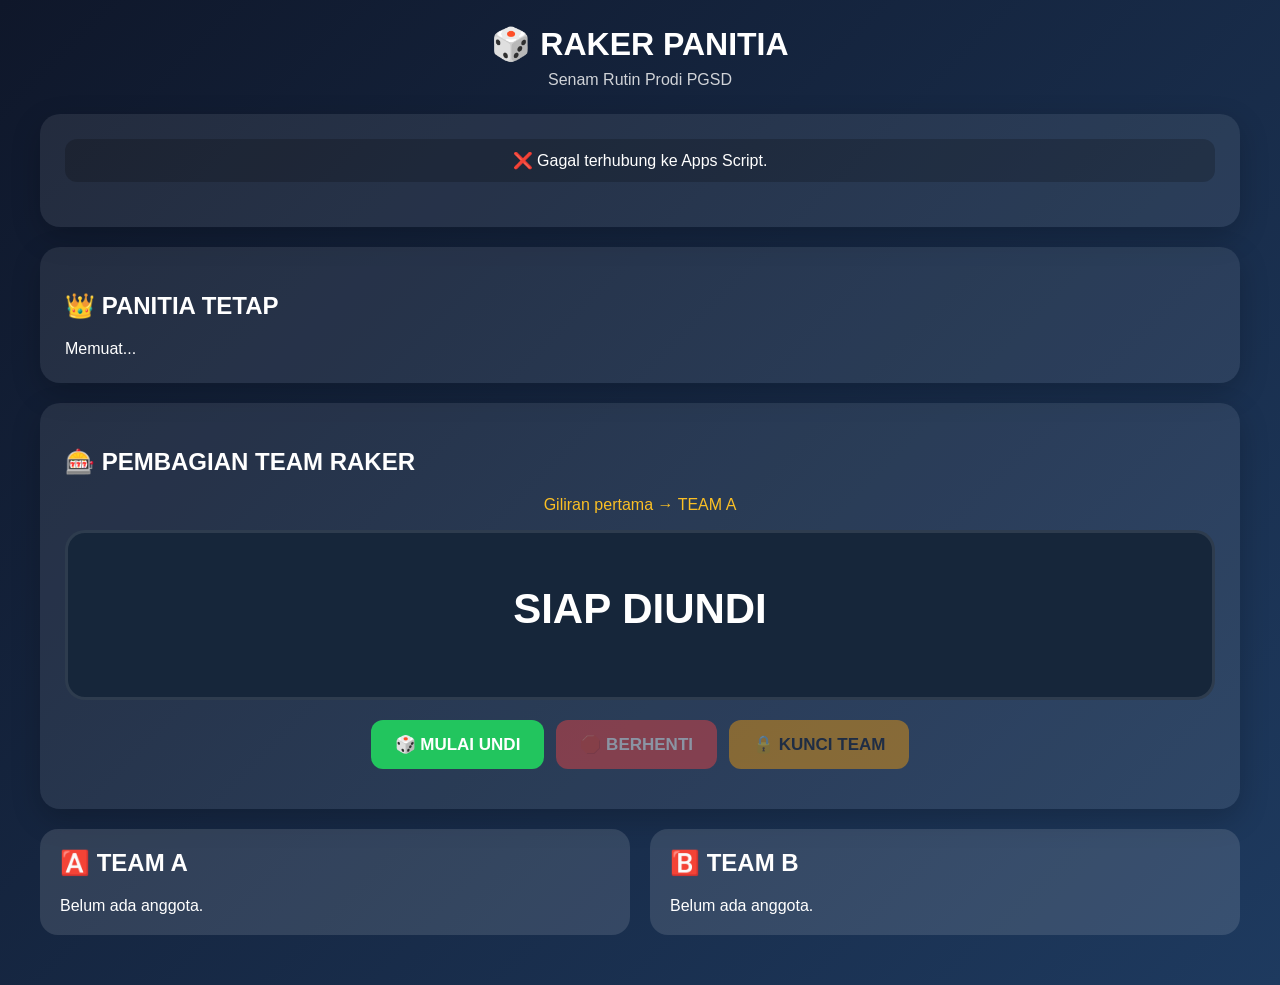
<file: panitia/index.html>
<!DOCTYPE html>
<html lang="id">
<head>
<meta charset="UTF-8">
<meta name="viewport" content="width=device-width, initial-scale=1.0">

<title>Raker Panitia Senam Rutin Prodi PGSD</title>

<style>
* {
  box-sizing: border-box;
}

body {
  margin: 0;
  font-family: Arial, sans-serif;
  background: linear-gradient(135deg, #0f172a, #1e3a5f);
  color: white;
  min-height: 100vh;
}

.container {
  width: 94%;
  max-width: 1200px;
  margin: auto;
  padding: 25px 0 50px;
}

.header {
  text-align: center;
  margin-bottom: 25px;
}

.header h1 {
  margin: 0;
  font-size: 32px;
}

.header p {
  margin-top: 8px;
  opacity: .8;
}

.card {
  background: rgba(255,255,255,.08);
  border-radius: 20px;
  padding: 25px;
  margin-bottom: 20px;
  box-shadow: 0 10px 30px rgba(0,0,0,.2);
}

.status {
  text-align: center;
  padding: 12px;
  border-radius: 12px;
  background: rgba(0,0,0,.2);
  margin-bottom: 20px;
}

.roulette {
  background: #16263a;
  border-radius: 20px;
  min-height: 170px;

  display: flex;
  align-items: center;
  justify-content: center;

  text-align: center;
  padding: 20px;

  font-size: 42px;
  font-weight: bold;

  border: 3px solid rgba(255,255,255,.1);
}

.angkatan {
  display: block;
  font-size: 18px;
  margin-top: 12px;
  color: #7dd3fc;
}

.buttons {
  display: flex;
  justify-content: center;
  gap: 12px;
  flex-wrap: wrap;
  margin-top: 20px;
}

button {
  border: none;
  border-radius: 12px;
  padding: 14px 24px;
  font-size: 17px;
  font-weight: bold;
  cursor: pointer;
  transition: .2s;
}

button:hover {
  transform: translateY(-2px);
}

.btn-start {
  background: #22c55e;
  color: white;
}

.btn-stop {
  background: #ef4444;
  color: white;
}

.btn-lock {
  background: #f59e0b;
  color: #111827;
}

button:disabled {
  opacity: .45;
  cursor: not-allowed;
  transform: none;
}

.team-wrap {
  display: grid;
  grid-template-columns: 1fr 1fr;
  gap: 20px;
}

.team {
  background: rgba(255,255,255,.12);
  border-radius: 18px;
  padding: 20px;
}

.team h2 {
  margin-top: 0;
}

.person {
  background: rgba(255,255,255,.1);
  border-radius: 12px;
  padding: 13px;
  margin: 8px 0;
}

.person strong {
  display: block;
}

.person small {
  color: #a7f3d0;
}

.fixed-grid {
  display: grid;
  grid-template-columns: repeat(3,1fr);
  gap: 12px;
}

.fixed-person {
  background: rgba(255,255,255,.08);
  border-radius: 12px;
  padding: 15px;
}

.locked {
  color: #86efac;
  font-weight: bold;
  text-align: center;
  margin-top: 15px;
}

.warning {
  color: #fbbf24;
  text-align: center;
}

@media(max-width:800px) {
  .team-wrap {
    grid-template-columns: 1fr;
  }

  .fixed-grid {
    grid-template-columns: 1fr;
  }

  .roulette {
    font-size: 28px;
  }

  .header h1 {
    font-size: 25px;
  }
}
</style>
</head>

<body>

<div class="container">

  <div class="header">
    <h1>🎲 RAKER PANITIA</h1>
    <p>Senam Rutin Prodi PGSD</p>
  </div>


  <!-- PERTEMUAN -->
  <div class="card">

    <div class="status" id="statusPertemuan">
      ⏳ Memuat pertemuan...
    </div>

  </div>


  <!-- PANITIA TETAP -->
  <div class="card">

    <h2>👑 PANITIA TETAP</h2>

    <div class="fixed-grid" id="panitiaTetap">
      Memuat...
    </div>

  </div>


  <!-- PENGUNDIAN -->
  <div class="card">

    <h2>🎰 PEMBAGIAN TEAM RAKER</h2>

    <p class="warning" id="infoGiliran">
      Giliran pertama → TEAM A
    </p>

    <div class="roulette">

      <div>

        <div id="namaBerputar">
          SIAP DIUNDI
        </div>

        <span class="angkatan" id="angkatanBerputar"></span>

      </div>

    </div>


    <div class="buttons">

      <button
        class="btn-start"
        id="btnMulai"
        onclick="mulaiUndi()"
      >
        🎲 MULAI UNDI
      </button>


      <button
        class="btn-stop"
        id="btnStop"
        onclick="berhentiUndi()"
        disabled
      >
        🛑 BERHENTI
      </button>


      <button
        class="btn-lock"
        id="btnLock"
        onclick="kunciTeam()"
        disabled
      >
        🔒 KUNCI TEAM
      </button>

    </div>


    <div id="statusUndian" class="locked"></div>

  </div>


  <!-- HASIL TEAM -->
  <div class="team-wrap">

    <div class="team">

      <h2>🅰️ TEAM A</h2>

      <div id="teamA">
        Belum ada anggota.
      </div>

    </div>


    <div class="team">

      <h2>🅱️ TEAM B</h2>

      <div id="teamB">
        Belum ada anggota.
      </div>

    </div>

  </div>

</div>


<script>

/* =========================================================
   KONFIGURASI
========================================================= */

const URL_APPS_SCRIPT =
"https://script.google.com/macros/s/AKfycbwKRqPMwr-zvEeEcErIS0adxETCsYxO7FgnNV6PDib8KLL-qlek5TrT9wFt4RhcTTcm/exec";

/* =========================================================
   VARIABEL
========================================================= */

let semuaRaker = [];

let poolUndian = [];

let teamA = [];
let teamB = [];

let sedangBerputar = false;

let timerRoulette = null;

let indexNama = 0;

let giliran = "A";

let pertemuanAktif = "";

let hasilTerkunci = false;


/* =========================================================
   LOAD AWAL
========================================================= */

window.onload = function() {

  muatData();

};


/* =========================================================
   AMBIL DATA APPS SCRIPT
========================================================= */

async function muatData() {

  try {

    const response = await fetch(
      URL_APPS_SCRIPT + "?page=api"
    );

    const data = await response.json();

    if (!data.sukses) {

      throw new Error(
        "Data gagal dimuat."
      );

    }


    prosesData(data);

  }

  catch(error) {

    console.error(error);

    document.getElementById(
      "statusPertemuan"
    ).innerHTML =
      "❌ Gagal terhubung ke Apps Script.";

  }

}


/* =========================================================
   PROSES DATA
========================================================= */

function prosesData(data) {

  const panitia =
    data.panitia || [];

  const raker =
    data.raker || [];


  /* -----------------------------
     PANITIA
  ----------------------------- */

  if (panitia.length > 1) {

    const header = panitia[0];

    const idxID =
      header.indexOf("ID");

    const idxNama =
      header.indexOf("NAMA");

    const idxAngkatan =
      header.indexOf("ANGKATAN");

    const idxJenis =
      header.indexOf("JENIS");

    const idxTugas =
      header.indexOf("TUGAS TETAP");

    const idxAktif =
      header.indexOf("AKTIF");


    semuaRaker = [];


    for (let i = 1; i < panitia.length; i++) {

      const row = panitia[i];

      const aktif =
        String(row[idxAktif] || "")
          .trim()
          .toUpperCase();

      const jenis =
        String(row[idxJenis] || "")
          .trim()
          .toUpperCase();


      if (
        aktif === "YA" &&
        jenis === "RAKER"
      ) {

        semuaRaker.push({

          id:
            row[idxID],

          nama:
            row[idxNama],

          angkatan:
            row[idxAngkatan],

          tugasTetap:
            row[idxTugas]

        });

      }

    }


    tampilkanPanitiaTetap(
      panitia
    );

  }


  /* -----------------------------
     RAKER
  ----------------------------- */

  prosesPertemuan(
    raker
  );


  /* -----------------------------
     SIAPKAN POOL
  ----------------------------- */

  poolUndian =
    [...semuaRaker];


  tampilkanTeam();

}


/* =========================================================
   PERTEMUAN AKTIF
========================================================= */

function prosesPertemuan(raker) {

  if (
    !raker ||
    raker.length < 2
  ) {

    document.getElementById(
      "statusPertemuan"
    ).innerHTML =
      "⚠️ Belum ada data RAKER.";

    return;

  }


  const header =
    raker[0];


  const idxPertemuan =
    header.indexOf("PERTEMUAN");

  const idxTanggal =
    header.indexOf("TANGGAL");

  const idxStatus =
    header.indexOf("STATUS");

  const idxTim =
    header.indexOf(
      "TIM INSTRUKTUR"
    );


  let ditemukan = null;


  for (
    let i = 1;
    i < raker.length;
    i++
  ) {

    const row =
      raker[i];


    const status =
      String(
        row[idxStatus] || ""
      )
      .trim()
      .toUpperCase();


    if (
      status === "DRAFT" ||
      status === "BERLANGSUNG"
    ) {

      ditemukan = {

        pertemuan:
          row[idxPertemuan],

        tanggal:
          row[idxTanggal],

        status:
          row[idxStatus],

        tim:
          row[idxTim]

      };

      break;

    }

  }


  if (!ditemukan) {

    document.getElementById(
      "statusPertemuan"
    ).innerHTML =
      "⚠️ Tidak ada pertemuan DRAFT/BERLANGSUNG.";

    return;

  }


  pertemuanAktif =
    ditemukan.pertemuan;


  document.getElementById(
    "statusPertemuan"
  ).innerHTML =

    "📌 PERTEMUAN <b>P" +
    escapeHtml(
      ditemukan.pertemuan
    ) +
    "</b> &nbsp; | &nbsp; " +

    "STATUS: <b>" +
    escapeHtml(
      ditemukan.status
    ) +
    "</b> &nbsp; | &nbsp; " +

    "🔥 TIM INSTRUKTUR: <b>TEAM " +
    escapeHtml(
      ditemukan.tim
    ) +
    "</b>";

}


/* =========================================================
   PANITIA TETAP
========================================================= */

function tampilkanPanitiaTetap(
  panitia
) {

  const box =
    document.getElementById(
      "panitiaTetap"
    );


  const header =
    panitia[0];


  const idxNama =
    header.indexOf("NAMA");

  const idxJenis =
    header.indexOf("JENIS");

  const idxTugas =
    header.indexOf(
      "TUGAS TETAP"
    );

  const idxAktif =
    header.indexOf("AKTIF");


  box.innerHTML = "";


  for (
    let i = 1;
    i < panitia.length;
    i++
  ) {

    const row =
      panitia[i];


    const aktif =
      String(
        row[idxAktif] || ""
      )
      .trim()
      .toUpperCase();


    const jenis =
      String(
        row[idxJenis] || ""
      )
      .trim()
      .toUpperCase();


    if (
      aktif !== "YA" ||
      jenis !== "TETAP"
    ) continue;


    const nama =
      row[idxNama] || "";


    const tugas =
      row[idxTugas] || "-";


    const div =
      document.createElement(
        "div"
      );


    div.className =
      "fixed-person";


    div.innerHTML =

      "<strong>" +
      escapeHtml(nama) +
      "</strong>" +

      "<small>" +
      escapeHtml(tugas) +
      "</small>";


    box.appendChild(div);

  }

}


/* =========================================================
   MULAI UNDI
========================================================= */

function mulaiUndi() {

  if (hasilTerkunci) {

    alert(
      "Team sudah dikunci. Tidak bisa diundi lagi."
    );

    return;

  }


  if (sedangBerputar) {

    return;

  }


  if (poolUndian.length === 0) {

    return;

  }


  sedangBerputar = true;


  document.getElementById(
    "btnMulai"
  ).disabled = true;


  document.getElementById(
    "btnStop"
  ).disabled = false;


  indexNama = 0;


  timerRoulette =
    setInterval(

      function() {

        if (
          poolUndian.length === 0
        ) return;


        const orang =
          poolUndian[
            indexNama %
            poolUndian.length
          ];


        tampilkanNama(
          orang
        );


        indexNama++;

      },

      70

    );

}


/* =========================================================
   BERHENTI
========================================================= */

function berhentiUndi() {

  if (!sedangBerputar) {

    return;

  }


  clearInterval(
    timerRoulette
  );


  sedangBerputar = false;


  document.getElementById(
    "btnStop"
  ).disabled = true;


  /*
    PILIH RANDOM DARI POOL
    SAAT TOMBOL BERHENTI
  */

  const posisi =
    Math.floor(
      Math.random() *
      poolUndian.length
    );


  const terpilih =
    poolUndian[
      posisi
    ];


  /*
    HAPUS DARI POOL
  */

  poolUndian.splice(
    posisi,
    1
  );


  /*
    MASUK TIM
  */

  if (giliran === "A") {

    teamA.push(
      terpilih
    );

    giliran = "B";

  }

  else {

    teamB.push(
      terpilih
    );

    giliran = "A";

  }


  tampilkanNama(
    terpilih
  );


  tampilkanTeam();


  /*
    CEK SELESAI
  */

  if (
    teamA.length === 7 &&
    teamB.length === 6
  ) {

    document.getElementById(
      "btnMulai"
    ).disabled = true;


    document.getElementById(
      "btnLock"
    ).disabled = false;


    document.getElementById(
      "infoGiliran"
    ).innerHTML =
      "🎉 PEMBAGIAN TEAM SELESAI!";


    document.getElementById(
      "statusUndian"
    ).innerHTML =
      "Semua 13 orang sudah masuk Team A/B. Silakan KUNCI TEAM.";

    return;

  }


  /*
    GANTI GILIRAN
  */

  document.getElementById(
    "infoGiliran"
  ).innerHTML =

    "Giliran berikutnya → <b>TEAM " +
    giliran +
    "</b>";


  document.getElementById(
    "btnMulai"
  ).disabled = false;

}


/* =========================================================
   TAMPILKAN NAMA
========================================================= */

function tampilkanNama(
  orang
) {

  document.getElementById(
    "namaBerputar"
  ).textContent =
    orang.nama || "-";


  document.getElementById(
    "angkatanBerputar"
  ).textContent =

    orang.angkatan
      ? "Angkatan " +
        orang.angkatan
      : "";

}


/* =========================================================
   TAMPILKAN TEAM
========================================================= */

function tampilkanTeam() {

  const boxA =
    document.getElementById(
      "teamA"
    );


  const boxB =
    document.getElementById(
      "teamB"
    );


  boxA.innerHTML = "";

  boxB.innerHTML = "";


  if (teamA.length === 0) {

    boxA.innerHTML =
      "Belum ada anggota.";

  }

  else {

    teamA.forEach(
      function(orang, index) {

        boxA.appendChild(
          buatOrang(
            orang,
            index + 1
          )
        );

      }
    );

  }


  if (teamB.length === 0) {

    boxB.innerHTML =
      "Belum ada anggota.";

  }

  else {

    teamB.forEach(
      function(orang, index) {

        boxB.appendChild(
          buatOrang(
            orang,
            index + 1
          )
        );

      }
    );

  }

}


/* =========================================================
   BUAT KARTU ORANG
========================================================= */

function buatOrang(
  orang,
  nomor
) {

  const div =
    document.createElement(
      "div"
    );


  div.className =
    "person";


  div.innerHTML =

    "<strong>" +
    nomor +
    ". " +
    escapeHtml(
      orang.nama
    ) +
    "</strong>" +

    "<small>" +
    escapeHtml(
      orang.angkatan || ""
    ) +
    "</small>";


  return div;

}


/* =========================================================
   KUNCI TEAM
========================================================= */

function kunciTeam() {

  if (
    teamA.length !== 7 ||
    teamB.length !== 6
  ) {

    alert(
      "Team belum lengkap."
    );

    return;

  }


  const yakin =
    confirm(

      "🔒 KUNCI TEAM?\n\n" +

      "Team A: 7 orang\n" +
      "Team B: 6 orang\n\n" +

      "Setelah dikunci, pembagian tidak boleh diacak ulang."

    );


  if (!yakin) {

    return;

  }


  hasilTerkunci = true;


  document.getElementById(
    "btnLock"
  ).disabled = true;


  document.getElementById(
    "btnMulai"
  ).disabled = true;


  document.getElementById(
    "btnStop"
  ).disabled = true;


  document.getElementById(
    "statusUndian"
  ).innerHTML =

    "🔒 TEAM A & TEAM B TERKUNCI.";

}


/* =========================================================
   ESCAPE HTML
========================================================= */

function escapeHtml(
  text
) {

  return String(
    text ?? ""
  )
  .replace(
    /&/g,
    "&amp;"
  )
  .replace(
    /</g,
    "&lt;"
  )
  .replace(
    />/g,
    "&gt;"
  )
  .replace(
    /"/g,
    "&quot;"
  )
  .replace(
    /'/g,
    "&#039;"
  );

}

</script>

</body>
</html>
</file>
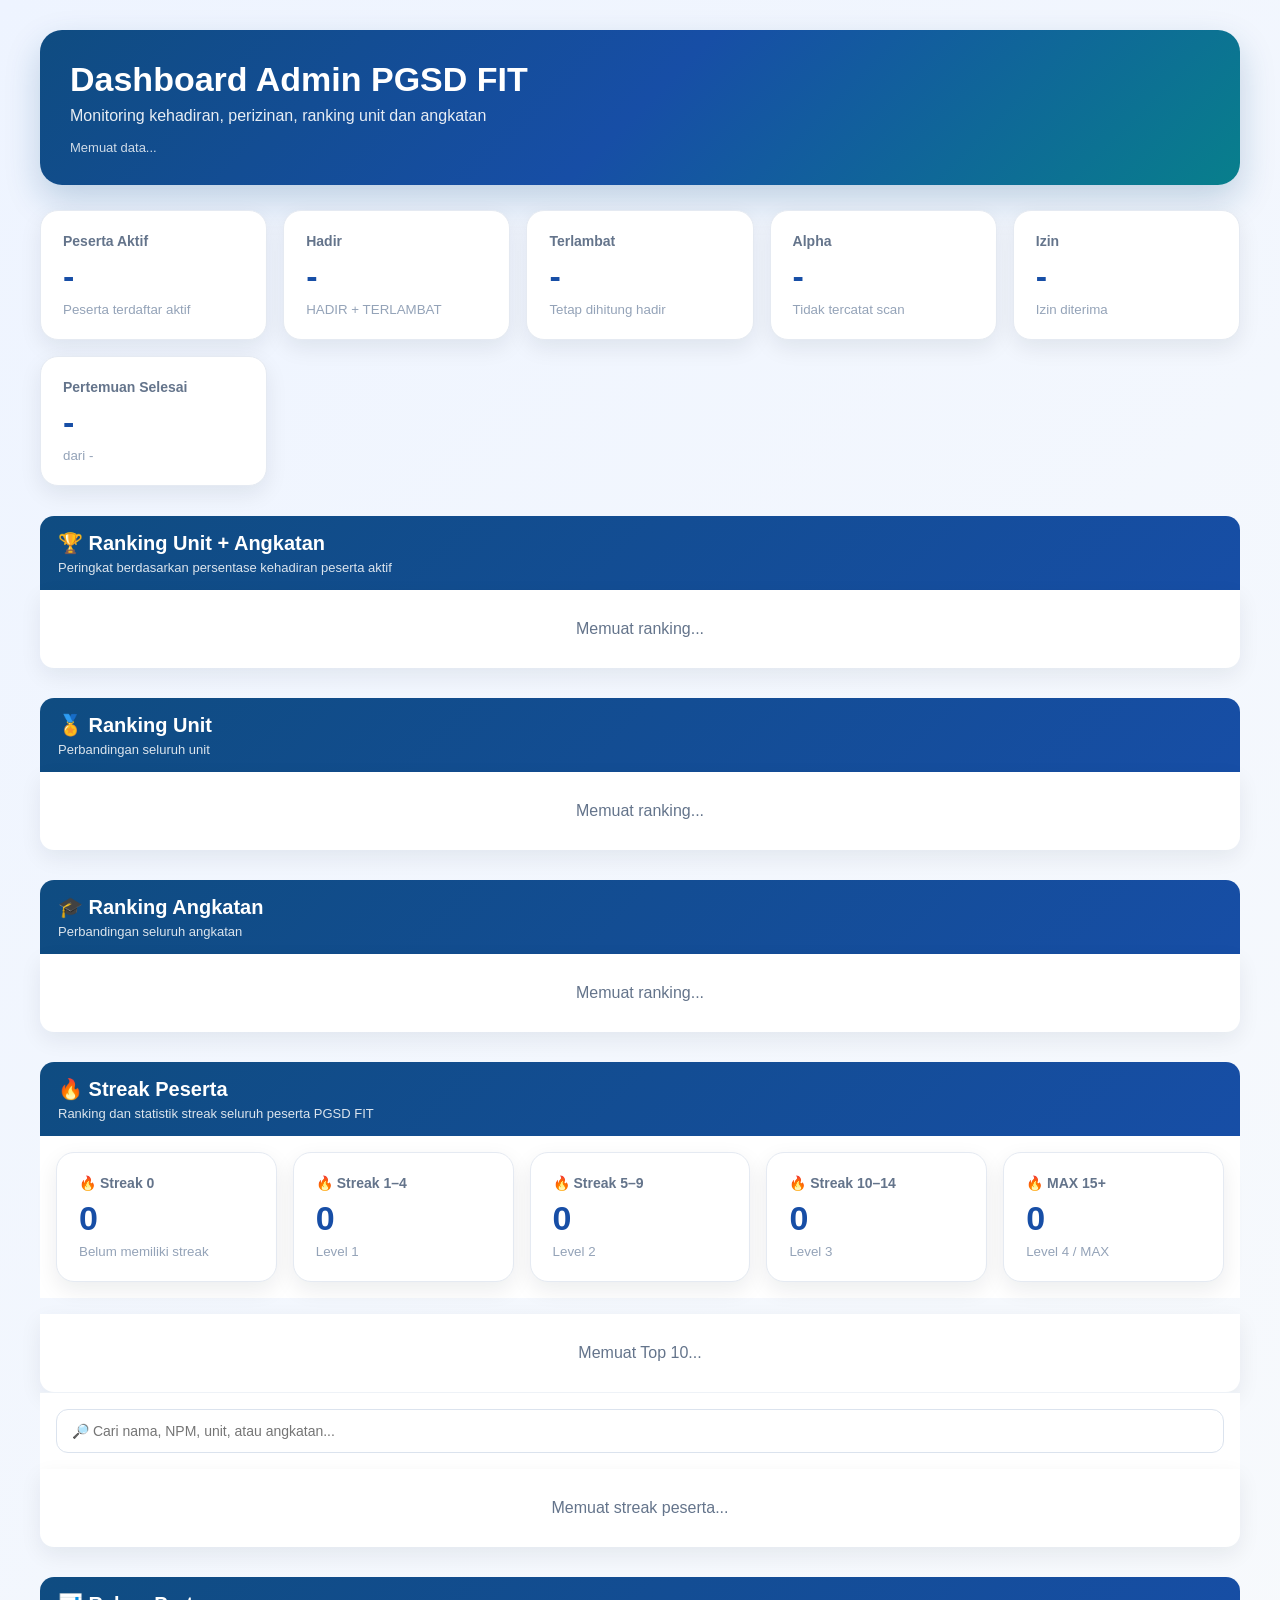
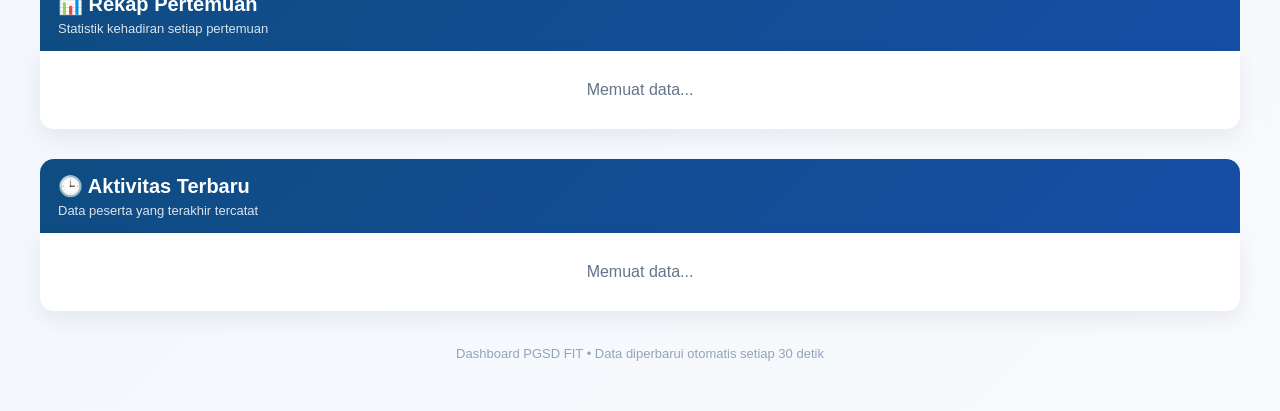
<file: Dasboard.html>
<!DOCTYPE html>
<html lang="id">

<head>
  <meta charset="UTF-8">

  <meta
    name="viewport"
    content="width=device-width, initial-scale=1.0"
  >

  <title>Dashboard Admin | PGSD FIT</title>

  <style>

    *{
      box-sizing:border-box;
    }

    body{
      margin:0;
      font-family:Arial, sans-serif;
      background:
        linear-gradient(
          135deg,
          #eef4ff,
          #f8fafc
        );
      color:#172033;
    }

    .container{
      width:min(1200px,94%);
      margin:30px auto 50px;
    }

    /* ================================
       HEADER
    ================================= */

    .header{
      background:
        linear-gradient(
          135deg,
          #0f4c81,
          #174ea6,
          #087f8c
        );

      color:white;

      border-radius:22px;

      padding:30px;

      box-shadow:
        0 15px 35px
        rgba(15,76,129,.22);

      margin-bottom:25px;
    }

    .header h1{
      margin:0;
      font-size:34px;
      font-weight:800;
    }

    .header p{
      margin:8px 0 0;
      opacity:.9;
    }

    .refresh-info{
      margin-top:15px;
      font-size:13px;
      opacity:.8;
    }

    /* ================================
       STATISTIK
    ================================= */

    .grid{
      display:grid;

      grid-template-columns:
        repeat(
          auto-fit,
          minmax(190px,1fr)
        );

      gap:16px;

      margin:25px 0;
    }

    .card{
      background:white;

      border-radius:18px;

      padding:22px;

      box-shadow:
        0 8px 22px
        rgba(15,23,42,.08);

      border:1px solid #e5eaf2;
    }

    .stat-label{
      color:#64748b;
      font-size:14px;
      font-weight:600;
    }

    .card h2{
      margin:8px 0 0;

      color:#174ea6;

      font-size:34px;
      font-weight:800;
    }

    .card small{
      display:block;

      margin-top:6px;

      color:#94a3b8;
    }

    /* ================================
       SECTION
    ================================= */

    .section{
      margin-top:30px;
    }

    .section-header{
      background:
        linear-gradient(
          135deg,
          #0f4c81,
          #174ea6
        );

      color:white;

      padding:15px 18px;

      border-radius:14px 14px 0 0;
    }

    .section-header h2{
      margin:0;
      font-size:20px;
    }

    .section-header p{
      margin:5px 0 0;
      font-size:13px;
      opacity:.85;
    }

    .table-wrap{
      overflow-x:auto;

      background:white;

      border-radius:
        0 0 14px 14px;

      box-shadow:
        0 8px 22px
        rgba(15,23,42,.07);
    }

    table{
      width:100%;
      border-collapse:collapse;
    }

    th,
    td{
      padding:13px 15px;

      border-bottom:
        1px solid #eef2f7;

      text-align:left;
    }

    th{
      background:#f8fafc;

      color:#475569;

      font-size:13px;

      white-space:nowrap;
    }

    td{
      font-size:14px;
    }

    tr:last-child td{
      border-bottom:none;
    }

    tr:hover td{
      background:#f8fbff;
    }

    /* ================================
       BADGE
    ================================= */

    .badge{
      display:inline-block;

      padding:5px 10px;

      border-radius:999px;

      font-size:12px;

      font-weight:700;
    }

    .badge-hadir{
      background:#dcfce7;
      color:#15803d;
    }

    .badge-terlambat{
      background:#ffedd5;
      color:#c2410c;
    }

    .badge-alpha{
      background:#fee2e2;
      color:#b91c1c;
    }

    /* ================================
       RANK
    ================================= */

    .rank{
      width:60px;

      font-size:20px;

      text-align:center;
    }

    .rank-number{
      font-weight:800;
      color:#174ea6;
    }

    .percent{
      font-weight:800;
      color:#0f766e;
    }

    /* ================================
       LOADING
    ================================= */

    .loading{
      padding:30px;

      text-align:center;

      color:#64748b;
    }

    .error{
      background:#fee2e2;

      color:#b91c1c;

      padding:18px;

      border-radius:12px;

      margin-top:20px;

      display:none;
    }

    /* ================================
       FOOTER
    ================================= */

    footer{
      text-align:center;

      margin-top:35px;

      color:#94a3b8;

      font-size:13px;
    }


    /* ================================
       RESPONSIVE
    ================================= */

    @media(max-width:600px){

      .container{
        width:94%;
        margin-top:18px;
      }

      .header{
        padding:22px;
      }

      .header h1{
        font-size:26px;
      }

      .card h2{
        font-size:30px;
      }

      th,
      td{
        padding:10px;
      }
    }

  </style>
</head>


<body>

<div class="container">


  <!-- =========================================
       HEADER
  ========================================== -->

  <div class="header">

    <h1>
      Dashboard Admin PGSD FIT
    </h1>

    <p>
      Monitoring kehadiran, perizinan,
      ranking unit dan angkatan
    </p>

    <div
      class="refresh-info"
      id="updateInfo"
    >
      Memuat data...
    </div>

  </div>


  <!-- =========================================
       STATISTIK
  ========================================== -->

  <div class="grid">

    <div class="card">

      <div class="stat-label">
        Peserta Aktif
      </div>

      <h2 id="aktif">
        -
      </h2>

      <small>
        Peserta terdaftar aktif
      </small>

    </div>


    <div class="card">

      <div class="stat-label">
        Hadir
      </div>

      <h2 id="hadir">
        -
      </h2>

      <small>
        HADIR + TERLAMBAT
      </small>

    </div>


    <div class="card">

      <div class="stat-label">
        Terlambat
      </div>

      <h2 id="terlambat">
        -
      </h2>

      <small>
        Tetap dihitung hadir
      </small>

    </div>


    <div class="card">

      <div class="stat-label">
        Alpha
      </div>

      <h2 id="alpha">
        -
      </h2>

      <small>
        Tidak tercatat scan
      </small>

    </div>


    <div class="card">

      <div class="stat-label">
        Izin
      </div>

      <h2 id="izin">
        -
      </h2>

      <small>
        Izin diterima
      </small>

    </div>


    <div class="card">

      <div class="stat-label">
        Pertemuan Selesai
      </div>

      <h2 id="selesai">
        -
      </h2>

      <small id="totalPertemuan">
        dari -
      </small>

    </div>

  </div>


  <!-- =========================================
       RANKING UNIT + ANGKATAN
  ========================================== -->

  <div class="section">

    <div class="section-header">

      <h2>
        🏆 Ranking Unit + Angkatan
      </h2>

      <p>
        Peringkat berdasarkan persentase
        kehadiran peserta aktif
      </p>

    </div>


    <div
      class="table-wrap"
      id="rankingUnitAngkatan"
    >

      <div class="loading">
        Memuat ranking...
      </div>

    </div>

  </div>


  <!-- =========================================
       RANKING UNIT
  ========================================== -->

  <div class="section">

    <div class="section-header">

      <h2>
        🏅 Ranking Unit
      </h2>

      <p>
        Perbandingan seluruh unit
      </p>

    </div>


    <div
      class="table-wrap"
      id="rankingUnit"
    >

      <div class="loading">
        Memuat ranking...
      </div>

    </div>

  </div>


  <!-- =========================================
       RANKING ANGKATAN
  ========================================== -->

  <div class="section">

    <div class="section-header">

      <h2>
        🎓 Ranking Angkatan
      </h2>

      <p>
        Perbandingan seluruh angkatan
      </p>

    </div>


    <div
      class="table-wrap"
      id="rankingAngkatan"
    >

      <div class="loading">
        Memuat ranking...
      </div>

    </div>

  </div>


<!-- =========================================
     STREAK PESERTA
========================================== -->

<div class="section">

  <div class="section-header">

    <h2>
      🔥 Streak Peserta
    </h2>

    <p>
      Ranking dan statistik streak seluruh peserta PGSD FIT
    </p>

  </div>


  <!-- STATISTIK STREAK -->

  <div
    id="streakStats"
    class="grid"
    style="margin:0;padding:16px;background:white;"
  >

    <div class="card">
      <div class="stat-label">🔥 Streak 0</div>
      <h2 id="streak0">0</h2>
      <small>Belum memiliki streak</small>
    </div>

    <div class="card">
      <div class="stat-label">🔥 Streak 1–4</div>
      <h2 id="streak1">0</h2>
      <small>Level 1</small>
    </div>

    <div class="card">
      <div class="stat-label">🔥 Streak 5–9</div>
      <h2 id="streak5">0</h2>
      <small>Level 2</small>
    </div>

    <div class="card">
      <div class="stat-label">🔥 Streak 10–14</div>
      <h2 id="streak10">0</h2>
      <small>Level 3</small>
    </div>

    <div class="card">
      <div class="stat-label">🔥 MAX 15+</div>
      <h2 id="streak15">0</h2>
      <small>Level 4 / MAX</small>
    </div>

  </div>


  <!-- TOP 10 -->

  <div
    id="streakTop10"
    class="table-wrap"
    style="margin-top:16px;"
  >

    <div class="loading">
      Memuat Top 10...
    </div>

  </div>


  <!-- PENCARIAN -->

  <div
    style="
      background:white;
      padding:16px;
      border-top:1px solid #eef2f7;
    "
  >

    <input
      id="searchStreak"
      type="text"
      placeholder="🔎 Cari nama, NPM, unit, atau angkatan..."
      oninput="filterStreak()"
      style="
        width:100%;
        padding:13px 15px;
        border:1px solid #dbe3ee;
        border-radius:12px;
        outline:none;
        font-size:14px;
      "
    >

  </div>


  <!-- TABEL SEMUA PESERTA -->

  <div
    class="table-wrap"
    id="streakPeserta"
  >

    <div class="loading">
      Memuat streak peserta...
    </div>

  </div>

</div>
  
  <!-- =========================================
       REKAP PERTEMUAN
  ========================================== -->

  <div class="section">

    <div class="section-header">

      <h2>
        📊 Rekap Pertemuan
      </h2>

      <p>
        Statistik kehadiran setiap pertemuan
      </p>

    </div>


    <div
      class="table-wrap"
      id="rekapPertemuan"
    >

      <div class="loading">
        Memuat data...
      </div>

    </div>

  </div>


  <!-- =========================================
       PESERTA TERBARU
  ========================================== -->

  <div class="section">

    <div class="section-header">

      <h2>
        🕒 Aktivitas Terbaru
      </h2>

      <p>
        Data peserta yang terakhir tercatat
      </p>

    </div>


    <div
      class="table-wrap"
      id="terbaru"
    >

      <div class="loading">
        Memuat data...
      </div>

    </div>

  </div>


  <div
    id="errorBox"
    class="error"
  ></div>


  <footer>
    Dashboard PGSD FIT • Data diperbarui otomatis setiap 30 detik
  </footer>

</div>


<script>

  const API =
    "https://script.google.com/macros/s/AKfycbzQvc2HJKWgkX_sHiUodSwbc31wW86wUkkv26Fyfw0h95KqbixA3mKuFMejRbpR2v0s/exec";


  // ====================================================
  // JSONP
  // ====================================================

  function loadDashboard(){

    const old =
      document.getElementById(
        "dashboardJsonp"
      );

    if(old){
      old.remove();
    }


    window.dashboardCallback =
      function(data){

        if(
          !data ||
          !data.sukses
        ){

          tampilError(
            "Data Dashboard tidak tersedia."
          );

          return;
        }


        renderDashboard(data);

      };


    const script =
      document.createElement(
        "script"
      );


    script.id =
      "dashboardJsonp";


    script.src =
      API +
      "?api=dashboard" +
      "&callback=dashboardCallback" +
      "&_=" +
      Date.now();


    script.onerror =
      function(){

        tampilError(
          "Gagal menghubungi server Dashboard."
        );

      };


    document.body.appendChild(
      script
    );

  }


  // ====================================================
  // RENDER DASHBOARD
  // ====================================================

  function renderDashboard(data){

    const statistik =
      data.statistik || {};


    document.getElementById(
      "aktif"
    ).textContent =
      statistik.pesertaAktif ?? 0;


    document.getElementById(
      "hadir"
    ).textContent =
      statistik.hadir ?? 0;


    document.getElementById(
      "terlambat"
    ).textContent =
      statistik.terlambat ?? 0;


    document.getElementById(
      "alpha"
    ).textContent =
      statistik.alpha ?? 0;


    document.getElementById(
      "izin"
    ).textContent =
      statistik.izin ?? 0;


    document.getElementById(
      "selesai"
    ).textContent =
      statistik.totalPertemuanSelesai ?? 0;


    document.getElementById(
      "totalPertemuan"
    ).textContent =
      "dari " +
      (statistik.totalPertemuan ?? 0) +
      " pertemuan";


    document.getElementById(
      "updateInfo"
    ).textContent =
      "Terakhir diperbarui: " +
      new Date().toLocaleTimeString(
        "id-ID"
      );


    renderRankingUnitAngkatan(
      data.rankingUnitAngkatan || []
    );


    renderRankingUnit(
      data.rankingUnitKeseluruhan || []
    );


    renderRankingAngkatan(
      data.rankingAngkatan || []
    );


    renderRekapPertemuan(
      data.grafik || {}
    );


    renderTerbaru(
      data.terbaru || []
    );


    document.getElementById(
      "errorBox"
    ).style.display =
      "none";
  }


  // ====================================================
  // RANKING UNIT + ANGKATAN
  // ====================================================

  function renderRankingUnitAngkatan(
    data
  ){

    const el =
      document.getElementById(
        "rankingUnitAngkatan"
      );


    if(!data.length){

      el.innerHTML =
        `<div class="loading">
          Belum ada data ranking.
        </div>`;

      return;
    }


    let html = `

      <table>

        <thead>

          <tr>
            <th>#</th>
            <th>Unit</th>
            <th>Angkatan</th>
            <th>Hadir</th>
            <th>Peserta Aktif</th>
            <th>Persentase</th>
          </tr>

        </thead>

        <tbody>
    `;


    data.forEach(
      function(item,index){

        let medal =
          "";

        if(index === 0) medal = "🥇";
        else if(index === 1) medal = "🥈";
        else if(index === 2) medal = "🥉";


        html += `

          <tr>

            <td class="rank">
              ${
                medal ||
                `<span class="rank-number">
                  ${index + 1}
                </span>`
              }
            </td>

            <td>
              Unit ${escapeHtml(item.unit)}
            </td>

            <td>
              ${escapeHtml(item.angkatan)}
            </td>

            <td>
              ${item.hadir ?? 0}
            </td>

            <td>
              ${item.peserta ?? 0}
            </td>

            <td class="percent">
              ${item.persentase ?? "0%"}
            </td>

          </tr>
        `;
      }
    );


    html += `
        </tbody>

      </table>
    `;


    el.innerHTML =
      html;
  }


  // ====================================================
  // RANKING UNIT
  // ====================================================

  function renderRankingUnit(
    data
  ){

    const el =
      document.getElementById(
        "rankingUnit"
      );


    if(!data.length){

      el.innerHTML =
        `<div class="loading">
          Belum ada data ranking.
        </div>`;

      return;
    }


    let html = `

      <table>

        <thead>

          <tr>
            <th>#</th>
            <th>Unit</th>
            <th>Hadir</th>
            <th>Peserta Aktif</th>
            <th>Persentase</th>
          </tr>

        </thead>

        <tbody>
    `;


    data.forEach(
      function(item,index){

        let medal =
          "";

        if(index === 0) medal = "🥇";
        else if(index === 1) medal = "🥈";
        else if(index === 2) medal = "🥉";


        html += `

          <tr>

            <td class="rank">
              ${
                medal ||
                `<span class="rank-number">
                  ${index + 1}
                </span>`
              }
            </td>

            <td>
              Unit ${escapeHtml(item.unit)}
            </td>

            <td>
              ${item.hadir ?? 0}
            </td>

            <td>
              ${item.peserta ?? 0}
            </td>

            <td class="percent">
              ${item.persentase ?? "0%"}
            </td>

          </tr>

        `;
      }
    );


    html += `
        </tbody>
      </table>
    `;


    el.innerHTML =
      html;
  }


  // ====================================================
  // RANKING ANGKATAN
  // ====================================================

  function renderRankingAngkatan(
    data
  ){

    const el =
      document.getElementById(
        "rankingAngkatan"
      );


    if(!data.length){

      el.innerHTML =
        `<div class="loading">
          Belum ada data ranking.
        </div>`;

      return;
    }


    let html = `

      <table>

        <thead>

          <tr>
            <th>#</th>
            <th>Angkatan</th>
            <th>Hadir</th>
            <th>Peserta Aktif</th>
            <th>Persentase</th>
          </tr>

        </thead>

        <tbody>
    `;


    data.forEach(
      function(item,index){

        let medal =
          "";

        if(index === 0) medal = "🥇";
        else if(index === 1) medal = "🥈";
        else if(index === 2) medal = "🥉";


        html += `

          <tr>

            <td class="rank">
              ${
                medal ||
                `<span class="rank-number">
                  ${index + 1}
                </span>`
              }
            </td>

            <td>
              Angkatan
              ${escapeHtml(item.angkatan)}
            </td>

            <td>
              ${item.hadir ?? 0}
            </td>

            <td>
              ${item.peserta ?? 0}
            </td>

            <td class="percent">
              ${item.persentase ?? "0%"}
            </td>

          </tr>

        `;
      }
    );


    html += `
        </tbody>
      </table>
    `;


    el.innerHTML =
      html;
  }


  // ====================================================
  // REKAP PERTEMUAN
  // ====================================================

  function renderRekapPertemuan(
    grafik
  ){

    const el =
      document.getElementById(
        "rekapPertemuan"
      );


    const labels =
      grafik.labels || [];

    const values =
      grafik.data || [];


    if(!labels.length){

      el.innerHTML =
        `<div class="loading">
          Belum ada data pertemuan.
        </div>`;

      return;
    }


    let html = `

      <table>

        <thead>

          <tr>
            <th>Pertemuan</th>
            <th>Total Hadir</th>
          </tr>

        </thead>

        <tbody>
    `;


    labels.forEach(
      function(label,index){

        html += `

          <tr>

            <td>
              ${escapeHtml(label)}
            </td>

            <td>
              ${values[index] ?? 0}
            </td>

          </tr>

        `;
      }
    );


    html += `
        </tbody>
      </table>
    `;


    el.innerHTML =
      html;
  }


  // ====================================================
  // AKTIVITAS TERBARU
  // ====================================================

  function renderTerbaru(
    data
  ){

    const el =
      document.getElementById(
        "terbaru"
      );


    if(!data.length){

      el.innerHTML =
        `<div class="loading">
          Belum ada aktivitas.
        </div>`;

      return;
    }


    let html = `

      <table>

        <thead>

          <tr>
            <th>Nama</th>
            <th>NPM</th>
            <th>Unit</th>
            <th>Pertemuan</th>
            <th>Status</th>
          </tr>

        </thead>

        <tbody>
    `;


    data.forEach(
      function(item){

        let badge =
          "badge-alpha";

        let label =
          "ALPHA";


        if(item.status === "HADIR"){

          badge =
            "badge-hadir";

          label =
            "HADIR";
        }


        if(item.status === "TERLAMBAT"){

          badge =
            "badge-terlambat";

          label =
            "TERLAMBAT";
        }


        html += `

          <tr>

            <td>
              ${escapeHtml(item.nama || "-")}
            </td>

            <td>
              ${escapeHtml(item.npm || "-")}
            </td>

            <td>
              ${escapeHtml(item.unit || "-")}
            </td>

            <td>
              P${escapeHtml(item.pertemuan || "-")}
            </td>

            <td>
              <span
                class="badge ${badge}"
              >
                ${label}
              </span>
            </td>

          </tr>

        `;
      }
    );


    html += `
        </tbody>
      </table>
    `;


    el.innerHTML =
      html;
  }


  // ====================================================
  // ERROR
  // ====================================================

  function tampilError(
    pesan
  ){

    const box =
      document.getElementById(
        "errorBox"
      );


    box.textContent =
      pesan;


    box.style.display =
      "block";
  }


  // ====================================================
  // SECURITY
  // ====================================================

  function escapeHtml(
    value
  ){

    return String(value ?? "")
      .replaceAll("&","&amp;")
      .replaceAll("<","&lt;")
      .replaceAll(">","&gt;")
      .replaceAll('"',"&quot;")
      .replaceAll("'","&#039;");
  }
// ====================================================
// STREAK SEMUA PESERTA
// ====================================================

function loadAllStreak(){

  const old =
    document.getElementById(
      "streakJsonp"
    );

  if(old){
    old.remove();
  }


  window.streakCallback =
    function(data){

      if(
        !data ||
        !data.sukses
      ){

        document.getElementById(
          "streakPeserta"
        ).innerHTML =

          `<div class="loading">
            Data streak tidak tersedia.
          </div>`;

        return;
      }


      renderAllStreak(
        data.data || []
      );

    };


  const script =
    document.createElement(
      "script"
    );


  script.id =
    "streakJsonp";


  script.src =
    API +
    "?api=allStreak" +
    "&callback=streakCallback" +
    "&_=" +
    Date.now();


  script.onerror =
    function(){

      document.getElementById(
        "streakPeserta"
      ).innerHTML =

        `<div class="loading">
          Gagal mengambil data streak.
        </div>`;

      script.remove();

    };


  document.body.appendChild(
    script
  );

}


# Fungsi Streak Dashboard

```javascript
// ====================================================
// DATA STREAK GLOBAL
// ====================================================

let semuaDataStreak = [];


// ====================================================
// LOAD SEMUA STREAK
// ====================================================

function loadAllStreak(){

  const old =
    document.getElementById(
      "streakJsonp"
    );

  if(old){
    old.remove();
  }


  window.streakCallback =
    function(data){

      if(
        !data ||
        !data.sukses
      ){

        document.getElementById(
          "streakPeserta"
        ).innerHTML =
          `<div class="loading">
            Data streak tidak tersedia.
          </div>`;

        return;
      }


      semuaDataStreak =
        Array.isArray(data.data)
          ? data.data
          : [];


      // Pastikan ranking berdasarkan streak
      semuaDataStreak.sort(
        function(a,b){

          return (
            Number(b.streak || 0) -
            Number(a.streak || 0)
          );

        }
      );


      renderStreakStats(
        semuaDataStreak
      );


      renderTop10Streak(
        semuaDataStreak
      );


      renderAllStreak(
        semuaDataStreak
      );

    };


  const script =
    document.createElement(
      "script"
    );


  script.id =
    "streakJsonp";


  script.src =
    API +
    "?api=allStreak" +
    "&callback=streakCallback" +
    "&_=" +
    Date.now();


  script.onerror =
    function(){

      document.getElementById(
        "streakPeserta"
      ).innerHTML =
        `<div class="loading">
          Gagal mengambil data streak.
        </div>`;

      script.remove();

    };


  document.body.appendChild(
    script
  );

}


// ====================================================
// STATISTIK STREAK
// ====================================================

function renderStreakStats(data){

  let s0 = 0;
  let s1 = 0;
  let s5 = 0;
  let s10 = 0;
  let s15 = 0;


  data.forEach(
    function(item){

      const streak =
        Number(item.streak || 0);


      if(streak === 0){

        s0++;

      }
      else if(streak < 5){

        s1++;

      }
      else if(streak < 10){

        s5++;

      }
      else if(streak < 15){

        s10++;

      }
      else{

        s15++;

      }

    }
  );


  document.getElementById(
    "streak0"
  ).textContent = s0;


  document.getElementById(
    "streak1"
  ).textContent = s1;


  document.getElementById(
    "streak5"
  ).textContent = s5;


  document.getElementById(
    "streak10"
  ).textContent = s10;


  document.getElementById(
    "streak15"
  ).textContent = s15;

}


// ====================================================
// TOP 10 STREAK
// ====================================================

function renderTop10Streak(data){

  const el =
    document.getElementById(
      "streakTop10"
    );


  if(!data.length){

    el.innerHTML =
      `<div class="loading">
        Belum ada data streak.
      </div>`;

    return;
  }


  const top =
    data.slice(0,10);


  let html = `

    <table>

      <thead>

        <tr>
          <th>#</th>
          <th>Nama</th>
          <th>Unit</th>
          <th>Angkatan</th>
          <th>🔥 Streak</th>
          <th>Level</th>
          <th>Tahap</th>
        </tr>

      </thead>

      <tbody>

  `;


  top.forEach(
    function(item,index){

      let medal = "";


      if(index === 0){
        medal = "🥇";
      }
      else if(index === 1){
        medal = "🥈";
      }
      else if(index === 2){
        medal = "🥉";
      }


      html += `

        <tr>

          <td class="rank">

            ${
              medal ||
              `<span class="rank-number">
                ${index + 1}
              </span>`
            }

          </td>

          <td>
            ${escapeHtml(item.nama || "-")}
          </td>

          <td>
            ${escapeHtml(item.unit || "-")}
          </td>

          <td>
            ${escapeHtml(item.angkatan || "-")}
          </td>

          <td>

            <span class="badge badge-hadir">
              🔥 ${Number(item.streak || 0)}
            </span>

          </td>

          <td>
            Level ${item.level ?? 1}
          </td>

          <td>
            ${escapeHtml(item.tahap || "AWAL")}
          </td>

        </tr>

      `;

    }
  );


  html += `

      </tbody>

    </table>

  `;


  el.innerHTML =
    html;

}


// ====================================================
// TABEL SEMUA STREAK
// ====================================================

function renderAllStreak(data){

  const el =
    document.getElementById(
      "streakPeserta"
    );


  if(!data.length){

    el.innerHTML =
      `<div class="loading">
        Belum ada data peserta.
      </div>`;

    return;
  }


  let html = `

    <table>

      <thead>

        <tr>
          <th>#</th>
          <th>Nama</th>
          <th>NPM</th>
          <th>Angkatan</th>
          <th>Unit</th>
          <th>Status</th>
          <th>🔥 Streak</th>
          <th>Level</th>
          <th>Tahap</th>
        </tr>

      </thead>

      <tbody>

  `;


  data.forEach(
    function(item,index){

      const streak =
        Number(item.streak || 0);


      let badge =
        "badge-alpha";


      if(streak >= 15){

        badge =
          "badge-hadir";

      }
      else if(streak >= 5){

        badge =
          "badge-terlambat";

      }


      let medal = "";


      if(index === 0){
        medal = "🥇";
      }
      else if(index === 1){
        medal = "🥈";
      }
      else if(index === 2){
        medal = "🥉";
      }


      html += `

        <tr>

          <td class="rank">

            ${
              medal ||
              `<span class="rank-number">
                ${index + 1}
              </span>`
            }

          </td>


          <td>
            ${escapeHtml(item.nama || "-")}
          </td>


          <td>
            ${escapeHtml(item.npm || "-")}
          </td>


          <td>
            ${escapeHtml(item.angkatan || "-")}
          </td>


          <td>
            ${escapeHtml(item.unit || "-")}
          </td>


          <td>
            ${escapeHtml(item.statusPeserta || "-")}
          </td>


          <td>

            <span class="badge ${badge}">
              🔥 ${streak}
            </span>

          </td>


          <td>
            Level ${item.level ?? 1}
          </td>


          <td>
            ${escapeHtml(item.tahap || "AWAL")}
          </td>

        </tr>

      `;

    }
  );


  html += `

      </tbody>

    </table>

  `;


  el.innerHTML =
    html;

}


// ====================================================
// SEARCH STREAK
// ====================================================

function filterStreak(){

  const keyword =
    document.getElementById(
      "searchStreak"
    ).value
    .trim()
    .toLowerCase();


  if(!keyword){

    renderAllStreak(
      semuaDataStreak
    );

    return;
  }


  const hasil =
    semuaDataStreak.filter(
      function(item){

        return (

          String(
            item.nama || ""
          )
          .toLowerCase()
          .includes(keyword)

          ||

          String(
            item.npm || ""
          )
          .toLowerCase()
          .includes(keyword)

          ||

          String(
            item.unit || ""
          )
          .toLowerCase()
          .includes(keyword)

          ||

          String(
            item.angkatan || ""
          )
          .toLowerCase()
          .includes(keyword)

        );

      }
    );


  renderAllStreak(
    hasil
  );

}
  
// ====================================================
// LOAD DASHBOARD + STREAK
// ====================================================

loadDashboard();

loadAllStreak();


// Refresh Dashboard setiap 30 detik
setInterval(
  loadDashboard,
  30000
);


// Refresh Streak setiap 30 detik
setInterval(
  loadAllStreak,
  30000
);

</script>

</body>

</html>
</file>
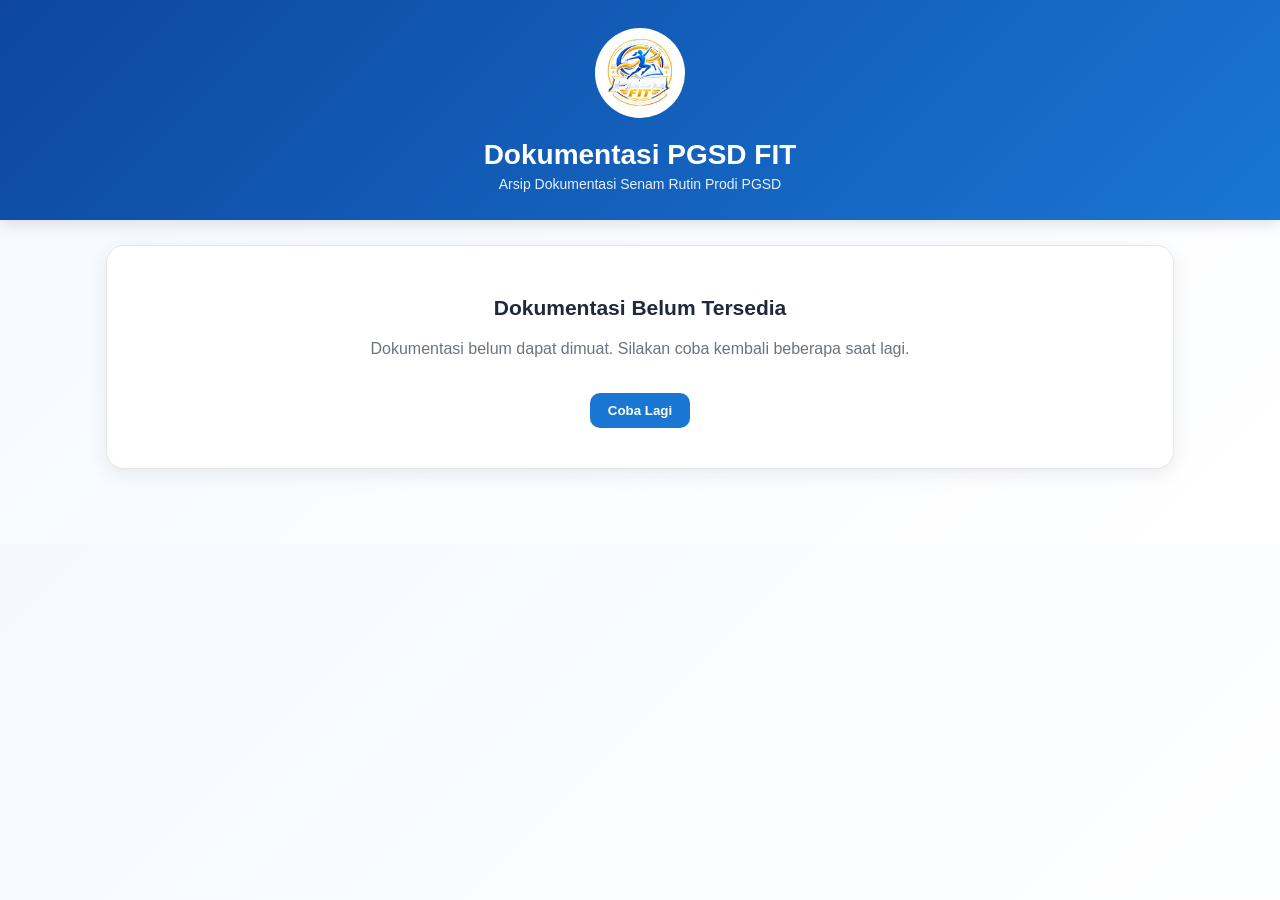
<file: dokumentasi.html>
<!DOCTYPE html>
<html lang="id">

<head>

  <meta charset="UTF-8">

  <meta
    name="viewport"
    content="width=device-width, initial-scale=1.0"
  >

  <title>Dokumentasi PGSD FIT</title>


  <style>

    * {
      box-sizing: border-box;
    }

    body {
      margin: 0;
      font-family:
        Arial,
        Helvetica,
        sans-serif;

      background:
        linear-gradient(
          135deg,
          #f5f9ff,
          #ffffff
        );

      color: #1f2937;
    }


    /* =========================================
       HEADER
       ========================================= */

    .page-header {
      padding: 28px 20px;
      text-align: center;

      background:
        linear-gradient(
          135deg,
          #0d47a1,
          #1976d2
        );

      color: white;

      box-shadow:
        0 4px 15px
        rgba(0,0,0,.12);
    }


    .page-header img {
      width: 90px;
      height: 90px;

      object-fit: contain;

      background: white;

      border-radius: 50%;

      padding: 6px;

      margin-bottom: 12px;
    }


    .page-header h1 {
      margin: 5px 0;

      font-size: 28px;
    }


    .page-header p {
      margin: 5px 0 0;

      opacity: .9;

      font-size: 14px;
    }


    /* =========================================
       CONTAINER
       ========================================= */

    .container {
      width: 100%;

      max-width: 1100px;

      margin: auto;

      padding: 25px 16px 50px;
    }


    /* =========================================
       GALLERY CARD
       ========================================= */

    .gallery-card {
      background: white;

      border-radius: 18px;

      margin-bottom: 25px;

      padding: 20px;

      box-shadow:
        0 5px 20px
        rgba(0,0,0,.08);

      border: 1px solid #e5e7eb;
    }


    .documentation-header {
      margin-bottom: 18px;
    }


    .status-badge {
      display: inline-block;

      padding: 7px 12px;

      border-radius: 20px;

      background: #e3f2fd;

      color: #1565c0;

      font-size: 13px;

      font-weight: bold;
    }


    .documentation-header h3 {
      margin: 12px 0 5px;

      font-size: 21px;

      color: #111827;
    }


    .documentation-header p {
      margin: 0;

      color: #6b7280;

      font-size: 14px;
    }


    /* =========================================
       FOTO
       ========================================= */

    .documentation-gallery {

      display: grid;

      grid-template-columns:
        repeat(
          auto-fill,
          minmax(
            180px,
            1fr
          )
        );

      gap: 12px;
    }


    .documentation-photo {

      display: block;

      overflow: hidden;

      border-radius: 12px;

      background: #f3f4f6;

      aspect-ratio: 4 / 3;
    }


    .documentation-photo img {

      width: 100%;

      height: 100%;

      display: block;

      object-fit: cover;

      transition:
        transform .25s ease;
    }


    .documentation-photo:hover img {

      transform:
        scale(1.05);
    }


    /* =========================================
       FOTO KOSONG
       ========================================= */

    .photo-empty {

      padding: 30px;

      text-align: center;

      border-radius: 12px;

      background: #f9fafb;

      color: #6b7280;

      border: 1px dashed #d1d5db;
    }


    /* =========================================
       FOOTER CARD
       ========================================= */

    .documentation-footer {

      margin-top: 15px;

      padding-top: 12px;

      border-top:
        1px solid #e5e7eb;

      color: #6b7280;

      font-size: 13px;
    }


    /* =========================================
       EMPTY
       ========================================= */

    .empty-card {

      text-align: center;

      padding: 40px 20px;
    }


    .empty-icon img {

      width: 100px;

      height: 100px;

      object-fit: contain;

      margin-bottom: 15px;
    }


    .empty-card h3 {

      margin: 10px 0;

      font-size: 21px;
    }


    .empty-card p {

      color: #6b7280;

      line-height: 1.6;
    }


    .empty-card button {

      margin-top: 15px;

      border: 0;

      cursor: pointer;

      background: #1976d2;

      color: white;

      padding: 10px 18px;

      border-radius: 10px;

      font-weight: bold;
    }


    .empty-card button:hover {

      background: #0d47a1;
    }


    /* =========================================
       LOADING
       ========================================= */

    .loading {

      text-align: center;

      padding: 50px 20px;

      color: #6b7280;
    }


    /* =========================================
       RESPONSIVE
       ========================================= */

    @media (max-width: 600px) {

      .page-header h1 {
        font-size: 23px;
      }

      .documentation-gallery {

        grid-template-columns:
          repeat(
            2,
            1fr
          );

        gap: 8px;
      }

      .gallery-card {
        padding: 15px;
      }

    }

  </style>

</head>


<body>


  <!-- =======================================
       HEADER
       ======================================= -->

  <header class="page-header">

    <img
      src="assets/logo-pgsdfit-2026.png"
      alt="Logo PGSD FIT"
    >

    <h1>
      Dokumentasi PGSD FIT
    </h1>

    <p>
      Arsip Dokumentasi Senam Rutin Prodi PGSD
    </p>

  </header>


  <!-- =======================================
       ISI
       ======================================= -->

  <main class="container">

    <div id="listPertemuan">

      <div class="gallery-card empty-card">

        <div class="gallery-content">

          <h3>
            Memuat dokumentasi...
          </h3>

          <p>
            Sedang mengambil arsip
            dokumentasi PGSD FIT.
          </p>

        </div>

      </div>

    </div>

  </main>


  <!-- =======================================
       JAVASCRIPT DOKUMENTASI
       ======================================= -->

  <script>

    // =====================================================
    // API DOKUMENTASI
    // =====================================================

    const API_DOKUMENTASI =
      "https://script.google.com/macros/s/AKfycbzQvc2HJKWgkX_sHiUodSwbc31wW86wUkkv26Fyfw0h95KqbixA3mKuFMejRbpR2v0s/exec?api=dokumentasi";


    // =====================================================
    // LOAD DOKUMENTASI
    // =====================================================

    async function loadDokumentasi() {

      const container =
        document.getElementById(
          "listPertemuan"
        );


      if (!container) {
        return;
      }


      container.innerHTML = `

        <div class="gallery-card empty-card">

          <div class="gallery-content">

            <h3>
              Memuat dokumentasi...
            </h3>

            <p>
              Sedang mengambil arsip
              dokumentasi PGSD FIT.
            </p>

          </div>

        </div>

      `;


      try {

        const response =
          await fetch(
            API_DOKUMENTASI +
            "&t=" +
            Date.now()
          );


        if (!response.ok) {

          throw new Error(
            "Server dokumentasi tidak dapat dihubungi."
          );

        }


        const result =
          await response.json();


        if (
          !result ||
          !result.sukses
        ) {

          throw new Error(
            result?.pesan ||
            "Data dokumentasi gagal dimuat."
          );

        }


        const data =
          Array.isArray(
            result.data
          )
            ? result.data
            : [];


        renderDokumentasi(
          container,
          data
        );


      } catch (error) {

        console.error(
          "Dokumentasi error:",
          error
        );


        container.innerHTML = `

          <div
            class="gallery-card empty-card"
          >

            <div class="gallery-content">

              <h3>
                Dokumentasi Belum Tersedia
              </h3>

              <p>
                Dokumentasi belum dapat
                dimuat. Silakan coba kembali
                beberapa saat lagi.
              </p>


              <button
                type="button"
                onclick="loadDokumentasi()"
              >
                Coba Lagi
              </button>

            </div>

          </div>

        `;

      }

    }


    // =====================================================
    // RENDER
    // =====================================================

    function renderDokumentasi(
      container,
      data
    ) {

      container.innerHTML = "";


      if (!data.length) {

        container.innerHTML = `

          <div
            class="gallery-card empty-card"
          >

            <div class="empty-icon">

              <img
                src="assets/logo-pgsdfit-2026.png"
                class="empty-logo"
                alt="PGSD FIT"
              >

            </div>


            <div class="gallery-content">

              <h3>
                Belum Ada Dokumentasi
              </h3>

              <p>
                Dokumentasi kegiatan akan muncul
                otomatis setelah panitia mengunggah
                foto ke folder pertemuan.
              </p>


              <span class="status-badge">

                Menunggu Dokumentasi Pertemuan

              </span>

            </div>

          </div>

        `;

        return;
      }


      data.forEach(
        function(item) {


          const pertemuan =
            escapeHtml(
              item.pertemuan || "-"
            );


          const tanggal =
            escapeHtml(
              item.tanggal || "-"
            );


          const catatan =
            escapeHtml(
              item.catatan ||
              "Dokumentasi Senam Rutin PGSD FIT"
            );


          const foto =
            Array.isArray(
              item.foto
            )
              ? item.foto
              : [];


          let fotoHtml = "";


          // =========================================
          // FOTO
          // =========================================

          if (foto.length) {

            fotoHtml = `

              <div
                class="documentation-gallery"
              >

            `;


            foto.forEach(
              function(
                image,
                index
              ) {


                const imageUrl =
                  escapeAttribute(
                    image.url || ""
                  );


                const imageName =
                  escapeHtml(
                    image.nama ||
                    `Foto ${index + 1}`
                  );


fotoHtml += `
  <div class="documentation-photo">

    <img
      src="${imageUrl}"
      alt="${imageName}"
      loading="lazy"
      draggable="false"
      onerror="
        this.parentElement.style.display='none';
      "
    >

  </div>
`;

              }
            );


            fotoHtml += `

              </div>

            `;

          } else {

            fotoHtml = `

              <div class="photo-empty">

                Dokumentasi foto
                belum diunggah.

              </div>

            `;

          }


          // =========================================
          // CARD
          // =========================================

          container.innerHTML += `

            <article
              class="gallery-card documentation-card"
            >

              <div
                class="documentation-header"
              >

                <div>

                  <span
                    class="status-badge"
                  >
                    Pertemuan ${pertemuan}
                  </span>


                  <h3>
                    ${catatan}
                  </h3>


                  <p>
                    ${tanggal}
                  </p>

                </div>

              </div>


              ${fotoHtml}


              <div
                class="documentation-footer"
              >

                <span>

                  ${foto.length}
                  foto dokumentasi

                </span>

              </div>

            </article>

          `;

        }
      );

    }


    // =====================================================
    // ESCAPE HTML
    // =====================================================

    function escapeHtml(value) {

      return String(
        value ?? ""
      )

      .replaceAll(
        "&",
        "&amp;"
      )

      .replaceAll(
        "<",
        "&lt;"
      )

      .replaceAll(
        ">",
        "&gt;"
      )

      .replaceAll(
        '"',
        "&quot;"
      )

      .replaceAll(
        "'",
        "&#039;"
      );

    }


    // =====================================================
    // ESCAPE ATTRIBUTE
    // =====================================================

    function escapeAttribute(value) {

      return String(
        value ?? ""
      )

      .replaceAll(
        "&",
        "&amp;"
      )

      .replaceAll(
        '"',
        "&quot;"
      )

      .replaceAll(
        "<",
        "&lt;"
      )

      .replaceAll(
        ">",
        "&gt;"
      );

    }


    // =====================================================
    // JALANKAN SAAT HALAMAN DIBUKA
    // =====================================================

    document.addEventListener(
      "DOMContentLoaded",
      function() {

        loadDokumentasi();

      }
    );

  </script>


</body>

</html>
</file>
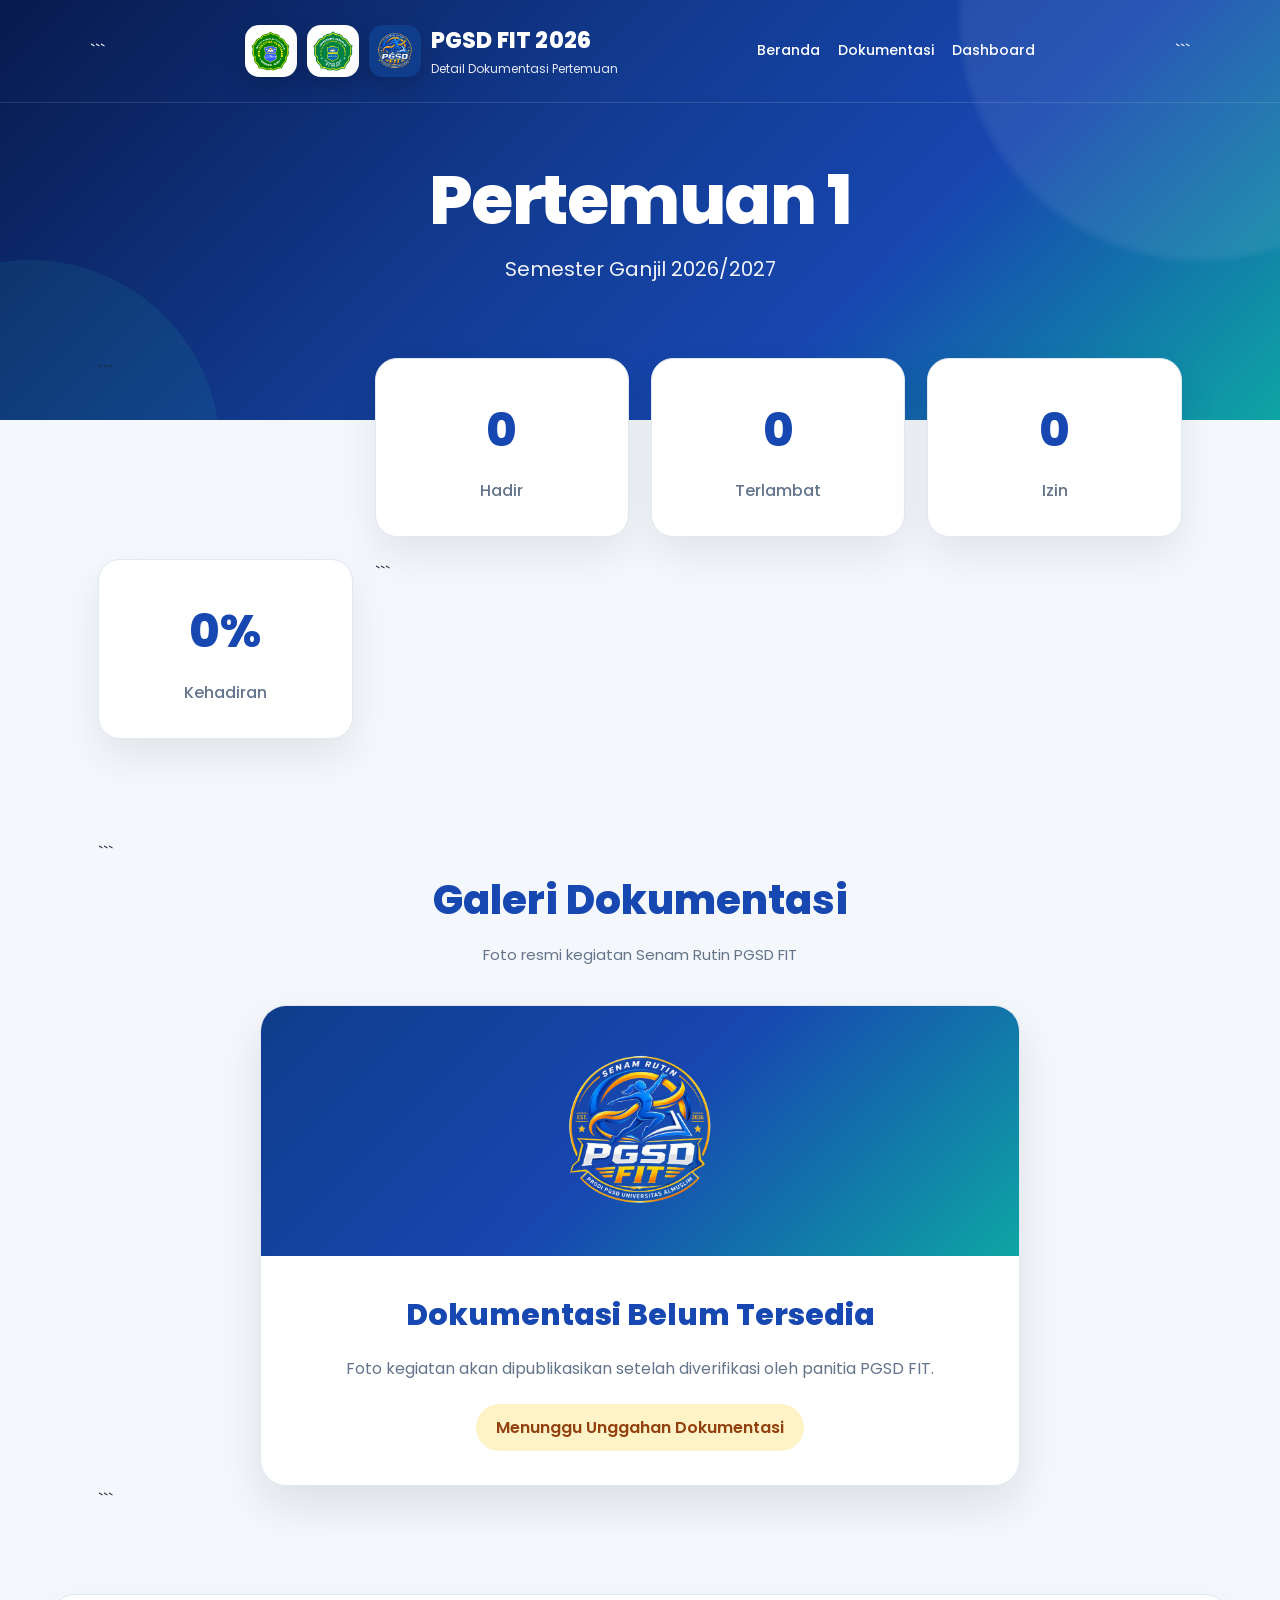
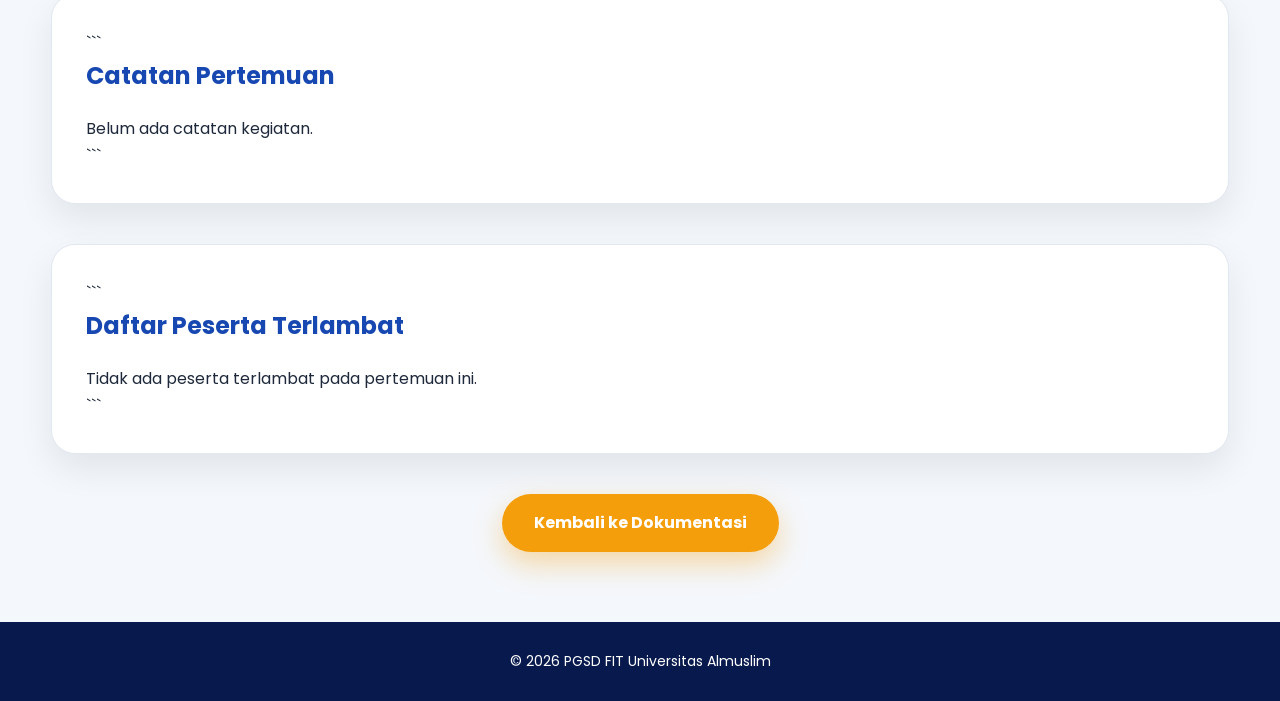
<file: pertemuan.html>
<!DOCTYPE html>

<html lang="id">
<head>
  <meta charset="UTF-8">
  <meta name="viewport" content="width=device-width, initial-scale=1.0">
  <title>Pertemuan | PGSD FIT 2026</title>

  <link rel="preconnect" href="https://fonts.googleapis.com">
  <link rel="preconnect" href="https://fonts.gstatic.com" crossorigin>
  <link href="https://fonts.googleapis.com/css2?family=Poppins:wght@300;400;500;600;700;800&display=swap" rel="stylesheet">

  <link rel="stylesheet" href="css/portal.css">
</head>

<body>

<header class="hero hero-detail">

  <nav class="navbar">

```
<div class="brand">

  <img src="assets/logo-umuslim.png" class="logo-small" alt="UMUSLIM">
  <img src="assets/logo-pgsd.png" class="logo-small" alt="PGSD">
  <img src="assets/logo-pgsdfit-2026.png" class="logo-small" alt="PGSD FIT">

  <div class="brand-text">
    <h3>PGSD FIT 2026</h3>
    <p>Detail Dokumentasi Pertemuan</p>
  </div>

</div>

<div class="menu">
  <a href="portal.html">Beranda</a>
  <a href="dokumentasi.html">Dokumentasi</a>
  <a href="Dashboard.html">Dashboard</a>
</div>
```

  </nav>

  <div class="hero-content">
    <h1 id="judulPertemuan">Pertemuan 1</h1>
    <p id="tanggalPertemuan">Semester Ganjil 2026/2027</p>
  </div>

</header>

<main class="container">

  <section class="stats-grid">

```
<div class="stat-card">
  <h2 id="jumlahHadir">0</h2>
  <p>Hadir</p>
</div>

<div class="stat-card">
  <h2 id="jumlahTerlambat">0</h2>
  <p>Terlambat</p>
</div>

<div class="stat-card">
  <h2 id="jumlahIzin">0</h2>
  <p>Izin</p>
</div>

<div class="stat-card">
  <h2 id="persentaseHadir">0%</h2>
  <p>Kehadiran</p>
</div>
```

  </section>

  <section class="gallery-section">

```
<div class="section-title">
  <h2>Galeri Dokumentasi</h2>
  <p>Foto resmi kegiatan Senam Rutin PGSD FIT</p>
</div>

<div id="galeriFoto" class="gallery-grid">

  <div class="empty-card">

    <div class="empty-icon">
      <img src="assets/logo-pgsdfit-2026.png" class="empty-logo" alt="PGSD FIT">
    </div>

    <div class="gallery-content">
      <h3>Dokumentasi Belum Tersedia</h3>
      <p>
        Foto kegiatan akan dipublikasikan setelah diverifikasi oleh panitia PGSD FIT.
      </p>
      <span class="status-badge">
        Menunggu Unggahan Dokumentasi
      </span>
    </div>

  </div>

</div>
```

  </section>

  <section class="note-card">

```
<h2>Catatan Pertemuan</h2>

<p id="catatanPertemuan">
  Belum ada catatan kegiatan.
</p>
```

  </section>

  <section class="note-card">

```
<h2>Daftar Peserta Terlambat</h2>

<div id="listTerlambat">
  <p>Tidak ada peserta terlambat pada pertemuan ini.</p>
</div>
```

  </section>

  <div class="back-wrap">
    <a href="dokumentasi.html" class="btn-primary">
      Kembali ke Dokumentasi
    </a>
  </div>

</main>

<footer class="footer">
  <p>© 2026 PGSD FIT Universitas Almuslim</p>
</footer>

<script src="js/pertemuan.js"></script>

</body>
</html>
</file>
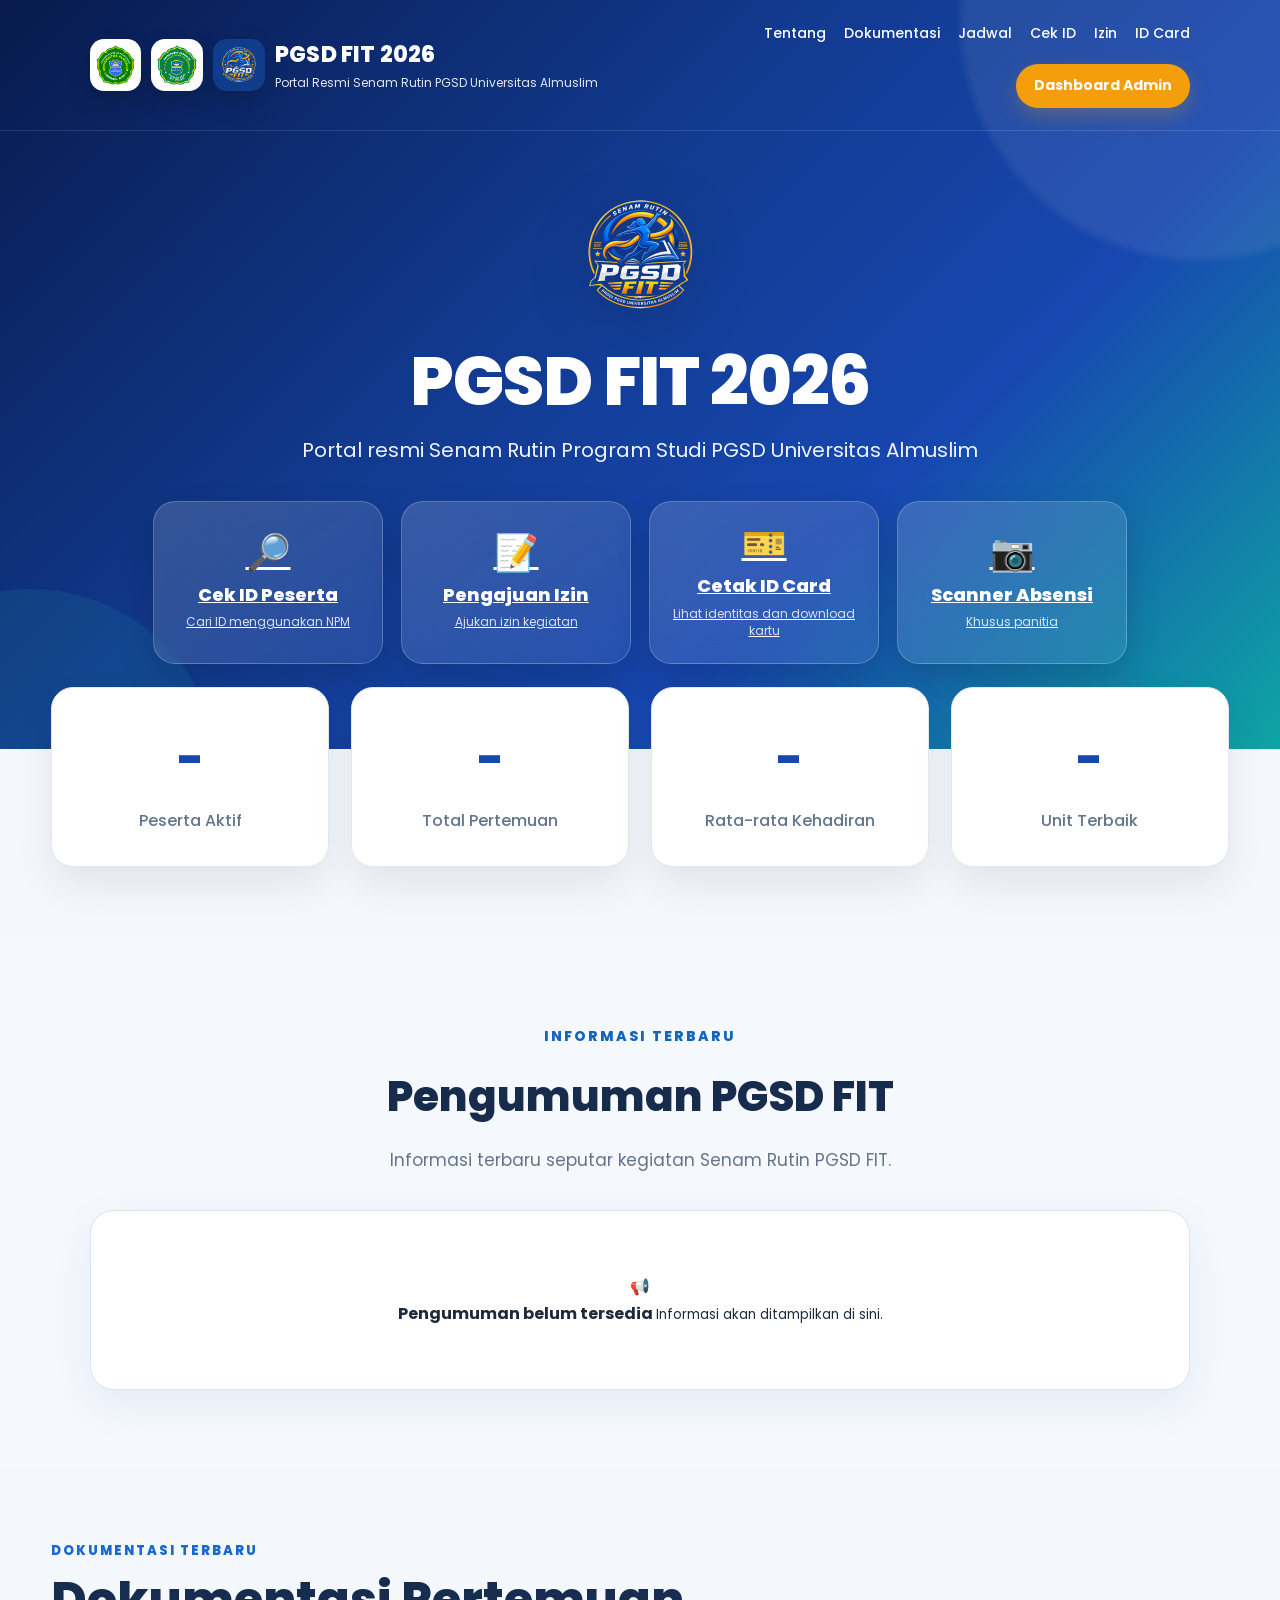
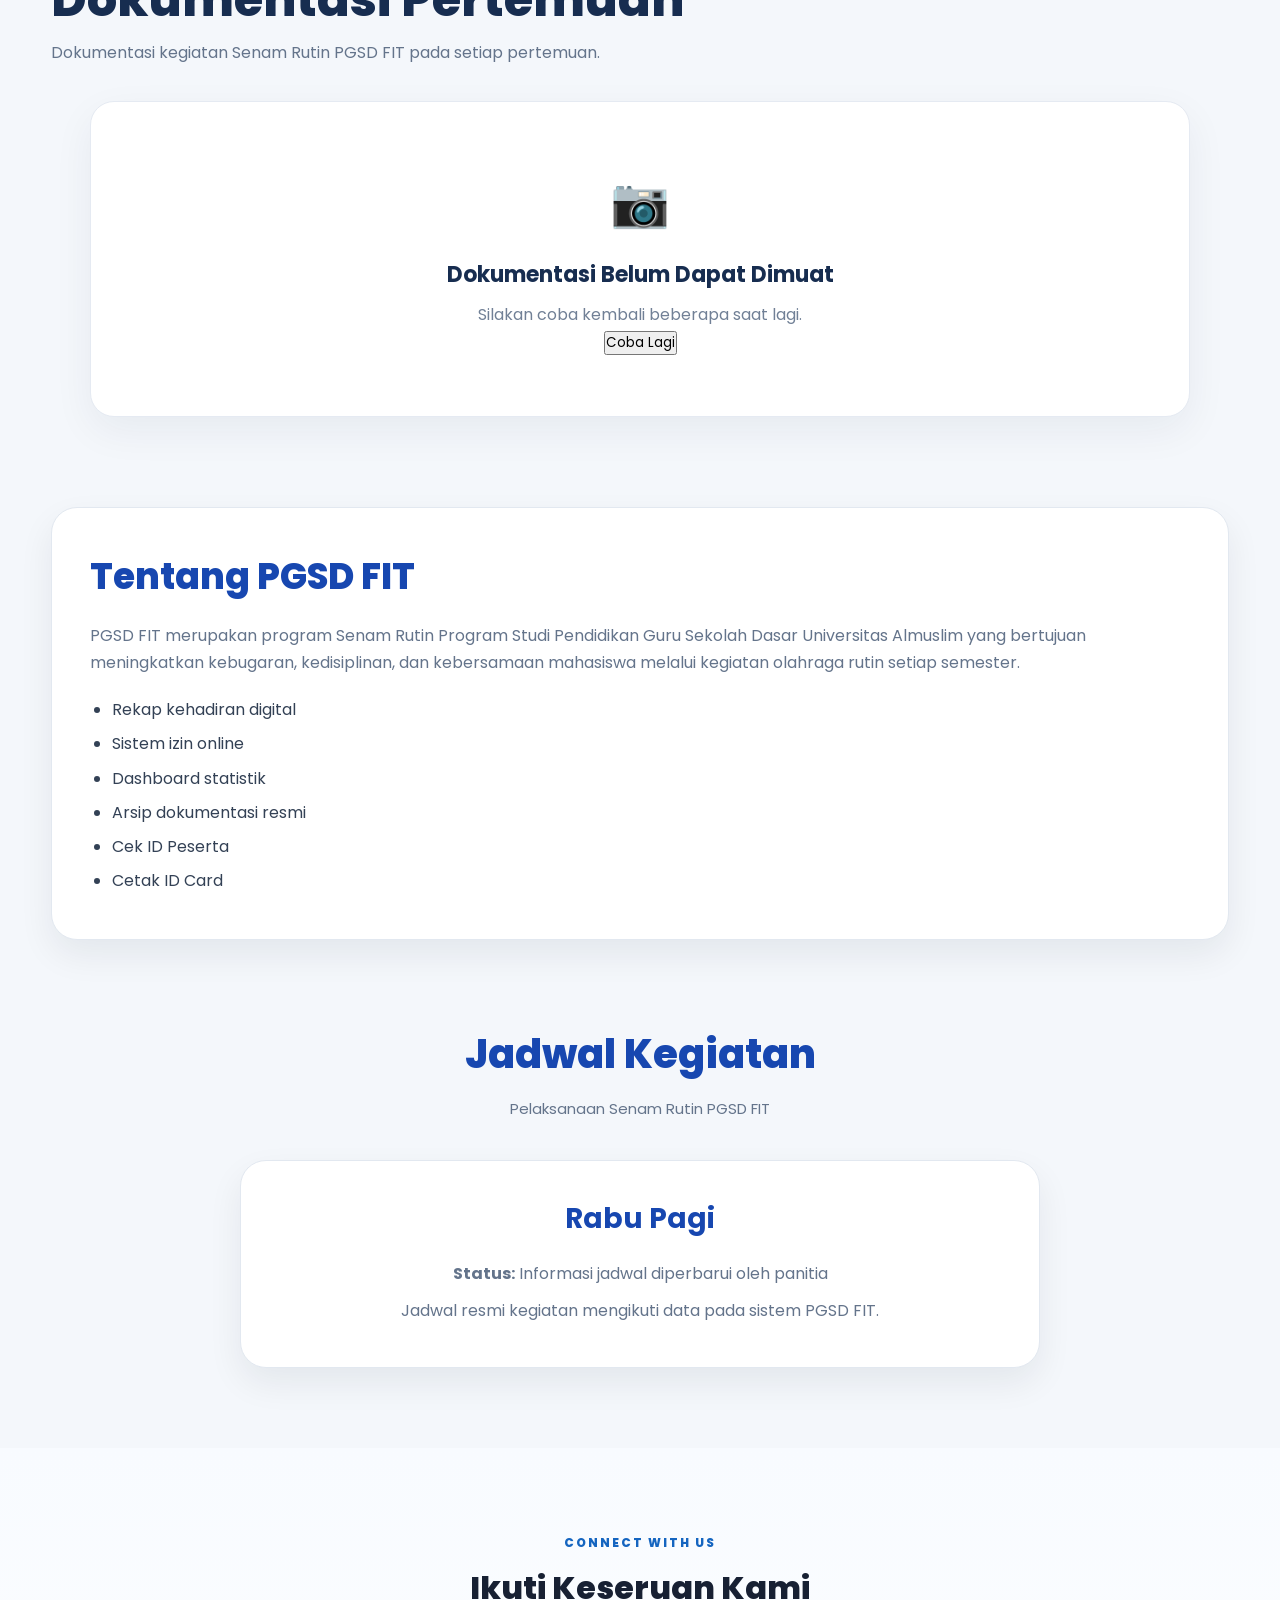
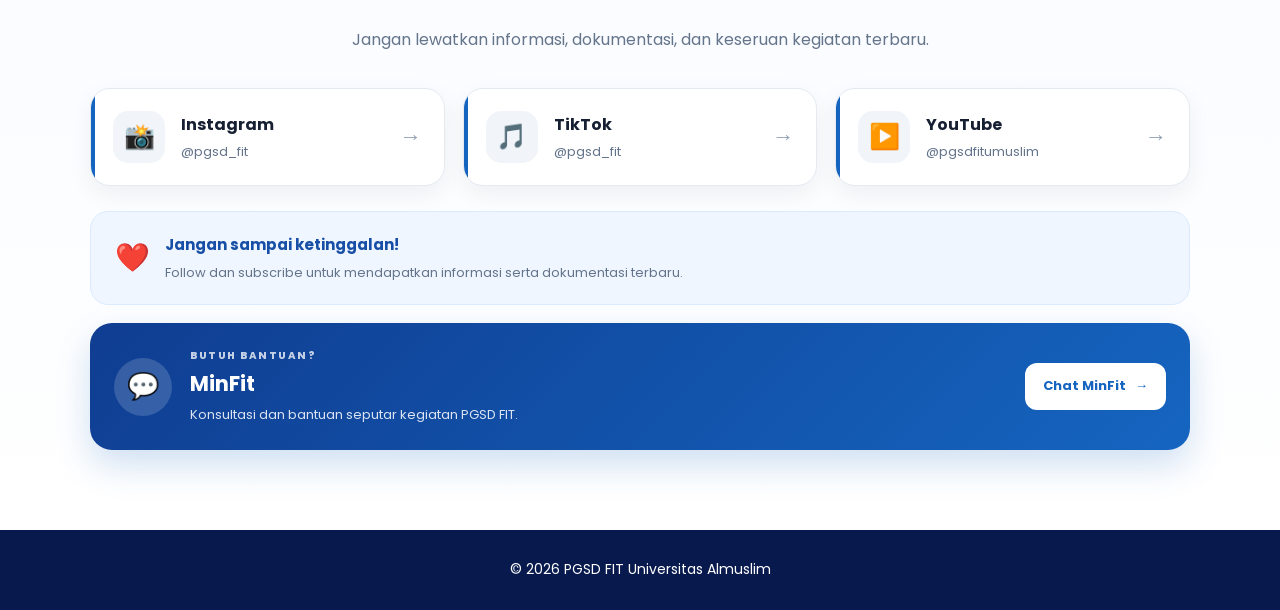
<file: portal.html>
<!DOCTYPE html>
<html lang="id">
<head>
  <meta charset="UTF-8">
  <meta name="viewport" content="width=device-width, initial-scale=1.0">
  <title>PGSD FIT 2026 | Portal Resmi</title>

  <link rel="preconnect" href="https://fonts.googleapis.com">
  <link rel="preconnect" href="https://fonts.gstatic.com" crossorigin>
  <link href="https://fonts.googleapis.com/css2?family=Poppins:wght@300;400;500;600;700;800&display=swap" rel="stylesheet">

  <link rel="stylesheet" href="css/portal.css">
</head>

<body>

<header class="hero">

  <nav class="navbar">
    <div class="brand">

      <img src="assets/logo-umuslim.png" class="logo-small" alt="Universitas Almuslim">
      <img src="assets/logo-pgsd.png" class="logo-small" alt="Prodi PGSD">
      <img src="assets/logo-pgsdfit-2026.png" class="logo-small" alt="PGSD FIT 2026">

      <div class="brand-text">
        <h3>PGSD FIT 2026</h3>
        <p>Portal Resmi Senam Rutin PGSD Universitas Almuslim</p>
      </div>

    </div>
<button class="hamburger-btn" id="hamburgerBtn" type="button" aria-label="Buka menu">
  ☰
</button>
    
    <div class="menu">

      <a href="#tentang">Tentang</a>

      <a href="dokumentasi.html">Dokumentasi</a>

      <a href="#jadwal">Jadwal</a>

      <a href="https://script.google.com/macros/s/AKfycbzQvc2HJKWgkX_sHiUodSwbc31wW86wUkkv26Fyfw0h95KqbixA3mKuFMejRbpR2v0s/exec?page=cekid">
        Cek ID
      </a>

      <a href="https://script.google.com/macros/s/AKfycbzQvc2HJKWgkX_sHiUodSwbc31wW86wUkkv26Fyfw0h95KqbixA3mKuFMejRbpR2v0s/exec?page=izin">
        Izin
      </a>

      <a href="https://script.google.com/macros/s/AKfycbzQvc2HJKWgkX_sHiUodSwbc31wW86wUkkv26Fyfw0h95KqbixA3mKuFMejRbpR2v0s/exec?page=idcard">
        ID Card
      </a>

      <a href="Dashboard.html" class="btn-dashboard">
        Dashboard Admin
      </a>

    </div>
  </nav>

  <div class="hero-content">

    <img src="assets/logo-pgsdfit-2026.png" class="hero-logo" alt="PGSD FIT 2026">

    <h1>PGSD FIT 2026</h1>

    <p>
      Portal resmi Senam Rutin Program Studi PGSD Universitas Almuslim
    </p>

    <div class="hero-buttons">

      <a
        href="https://script.google.com/macros/s/AKfycbzQvc2HJKWgkX_sHiUodSwbc31wW86wUkkv26Fyfw0h95KqbixA3mKuFMejRbpR2v0s/exec?page=cekid"
        class="menu-card"
      >
        <span>🔎</span>
        <strong>Cek ID Peserta</strong>
        <small>Cari ID menggunakan NPM</small>
      </a>

      <a
        href="https://script.google.com/macros/s/AKfycbzQvc2HJKWgkX_sHiUodSwbc31wW86wUkkv26Fyfw0h95KqbixA3mKuFMejRbpR2v0s/exec?page=izin"
        class="menu-card"
      >
        <span>📝</span>
        <strong>Pengajuan Izin</strong>
        <small>Ajukan izin kegiatan</small>
      </a>

      <a
        href="https://script.google.com/macros/s/AKfycbzQvc2HJKWgkX_sHiUodSwbc31wW86wUkkv26Fyfw0h95KqbixA3mKuFMejRbpR2v0s/exec?page=idcard"
        class="menu-card"
      >
        <span>🎫</span>
        <strong>Cetak ID Card</strong>
        <small>Lihat identitas dan download kartu</small>
      </a>

      <a
        href="https://senamrutinpgsdumuslim-cmd.github.io/scanner-pgsd-fit/"
        class="menu-card"
      >
        <span>📷</span>
        <strong>Scanner Absensi</strong>
        <small>Khusus panitia</small>
      </a>

    </div>
  </div>
</header>


<!-- =====================================================
     STATISTIK
     ===================================================== -->
<section class="stats-section">

  <div class="stat-card">
    <h2 id="statPesertaAktif">-</h2>
    <p>Peserta Aktif</p>
  </div>

  <div class="stat-card">
    <h2 id="statTotalPertemuan">-</h2>
    <p>Total Pertemuan</p>
  </div>

  <div class="stat-card">
    <h2 id="statRataKehadiran">-</h2>
    <p>Rata-rata Kehadiran</p>
  </div>

  <div class="stat-card">
    <h2 id="statUnitTerbaik">-</h2>
    <p id="labelUnitTerbaik">Unit Terbaik</p>
  </div>

</section>

<!-- =====================================================
     PENGUMUMAN
     ===================================================== -->
<section class="portal-announcement-section">

  <div class="portal-announcement-heading">

    <span class="portal-announcement-label">
      INFORMASI TERBARU
    </span>

    <h2>
      Pengumuman PGSD FIT
    </h2>

    <p>
      Informasi terbaru seputar kegiatan Senam Rutin PGSD FIT.
    </p>

  </div>

<div class="portal-announcement-box" id="portalPengumuman">

  <div class="portal-announcement-empty">

      <div class="portal-announcement-icon">
        📢
      </div>

      <h3>
        Pengumuman belum tersedia
      </h3>

      <p>
        Informasi akan ditampilkan di sini.
      </p>

    </div>

  </div>

</section>
  
<!-- =====================================================
     DOKUMENTASI
     ===================================================== -->
<section id="dokumentasi" class="portal-documentation-section">

  <div class="portal-section-heading">

    <span class="portal-section-label">
      DOKUMENTASI TERBARU
    </span>

    <h2>Dokumentasi Pertemuan</h2>

    <p>
      Dokumentasi kegiatan Senam Rutin PGSD FIT
      pada setiap pertemuan.
    </p>

  </div>

  <div id="portalDokumentasi">

    <div class="portal-doc-empty">

      <div class="portal-doc-icon">📷</div>

      <h3>Memuat dokumentasi...</h3>

      <p>
        Dokumentasi kegiatan sedang dimuat.
      </p>

    </div>

  </div>

</section>


<!-- =====================================================
     TENTANG
     ===================================================== -->
<section id="tentang" class="about-section">

  <div class="about-content">

    <h2>Tentang PGSD FIT</h2>

    <p>
      PGSD FIT merupakan program Senam Rutin
      Program Studi Pendidikan Guru Sekolah Dasar
      Universitas Almuslim yang bertujuan meningkatkan
      kebugaran, kedisiplinan, dan kebersamaan mahasiswa
      melalui kegiatan olahraga rutin setiap semester.
    </p>

    <ul>
      <li>Rekap kehadiran digital</li>
      <li>Sistem izin online</li>
      <li>Dashboard statistik</li>
      <li>Arsip dokumentasi resmi</li>
      <li>Cek ID Peserta</li>
      <li>Cetak ID Card</li>
    </ul>

  </div>

</section>

<!-- =====================================================
     JADWAL
     ===================================================== -->
<section id="jadwal" class="schedule-section">

  <div class="section-title">

    <h2>Jadwal Kegiatan</h2>

    <p>
      Pelaksanaan Senam Rutin PGSD FIT
    </p>

  </div>

  <div class="schedule-card">

    <h3>Rabu Pagi</h3>

    <p>
      <strong>Status:</strong>
      Informasi jadwal diperbarui oleh panitia
    </p>

    <p>
      Jadwal resmi kegiatan mengikuti data
      pada sistem PGSD FIT.
    </p>

  </div>

</section>

<!-- =====================================================
     SOSIAL MEDIA & KONTAK
     ===================================================== -->

<section class="social-section">

  <div class="social-container">

<div class="social-heading">

  <span class="social-label">
    CONNECT WITH US
  </span>

  <h2>
    Ikuti Keseruan Kami
  </h2>

  <p>
    Jangan lewatkan informasi, dokumentasi,
    dan keseruan kegiatan terbaru.
  </p>

</div>


<!-- SOSIAL MEDIA -->
<div class="social-grid">

  <a
    href="https://www.instagram.com/pgsd_fit?igsi=MWtkdzJ3c2M1dnU2Mg=="
    target="_blank"
    rel="noopener noreferrer"
    class="social-card instagram"
  >

    <div class="social-icon">
      📸
    </div>

    <div class="social-info">
      <strong>Instagram</strong>
      <span>@pgsd_fit</span>
    </div>

    <div class="social-arrow">
      →
    </div>

  </a>


  <a
    href="https://www.tiktok.com/@pgsd_fit?_r=1&_t=ZS-996MccC7JES"
    target="_blank"
    rel="noopener noreferrer"
    class="social-card tiktok"
  >

    <div class="social-icon">
      🎵
    </div>

    <div class="social-info">
      <strong>TikTok</strong>
      <span>@pgsd_fit</span>
    </div>

    <div class="social-arrow">
      →
    </div>

  </a>


  <a
    href="https://youtube.com/@pgsdfitumuslim?si=fNB8nhvNsuzaUPQg"
    target="_blank"
    rel="noopener noreferrer"
    class="social-card youtube"
  >

    <div class="social-icon">
      ▶️
    </div>

    <div class="social-info">
      <strong>YouTube</strong>
      <span>@pgsdfitumuslim</span>
    </div>

    <div class="social-arrow">
      →
    </div>

  </a>

</div>


<!-- AJAKAN FOLLOW -->
<div class="social-cta">

  <div class="social-cta-icon">
    ❤️
  </div>

  <div class="social-cta-text">

    <strong>
      Jangan sampai ketinggalan!
    </strong>

    <span>
      Follow dan subscribe untuk mendapatkan
      informasi serta dokumentasi terbaru.
    </span>

  </div>

</div>


<!-- WHATSAPP MINFIT -->
<div class="minfit-card">

  <div class="minfit-avatar">
    💬
  </div>

  <div class="minfit-info">

    <span class="minfit-label">
      BUTUH BANTUAN?
    </span>

    <strong>
      MinFit
    </strong>

    <p>
      Konsultasi dan bantuan seputar
      kegiatan PGSD FIT.
    </p>

  </div>

  <a
    href="https://wa.me/6282269764587"
    target="_blank"
    rel="noopener noreferrer"
    class="minfit-button"
  >
    Chat MinFit
    <span>→</span>
  </a>

</div>

  </div>

</section>

  
<!-- =====================================================
     FOOTER
     ===================================================== -->
<footer class="footer">

  <p>
    © 2026 PGSD FIT Universitas Almuslim
  </p>

</footer>


<!-- =====================================================
     SCRIPT STATISTIK
     ===================================================== -->
<script>

const PORTAL_APPS_SCRIPT_URL =
  "https://script.google.com/macros/s/AKfycbzQvc2HJKWgkX_sHiUodSwbc31wW86wUkkv26Fyfw0h95KqbixA3mKuFMejRbpR2v0s/exec";


function loadPortalStats() {

  window.portalStatsCallback = function(data) {

    if (!data || !data.sukses) {

      console.error(
        "Statistik gagal:",
        data
      );

      return;
    }

    const peserta =
      document.getElementById("statPesertaAktif");

    const pertemuan =
      document.getElementById("statTotalPertemuan");

    const rata =
      document.getElementById("statRataKehadiran");

    const unit =
      document.getElementById("statUnitTerbaik");

    const label =
      document.getElementById("labelUnitTerbaik");


    if (peserta) {
      peserta.textContent =
        data.pesertaAktif ?? "-";
    }

    if (pertemuan) {
      pertemuan.textContent =
        data.totalPertemuan ?? "-";
    }

    if (rata) {
      rata.textContent =
        (data.rataRataKehadiran ?? 0) + "%";
    }

    if (unit) {
      unit.textContent =
        data.unitTerbaik || "-";
    }

    if (label) {

      label.textContent =
        data.unitTerbaik &&
        data.angkatanTerbaik

          ? "Unit " +
            data.unitTerbaik +
            " • Angkatan " +
            data.angkatanTerbaik +
            " • " +
            data.unitTerbaikPersen +
            "%"

          : "Unit Terbaik";
    }


    const oldScript =
      document.getElementById(
        "portalStatsJsonp"
      );

    if (oldScript) {
      oldScript.remove();
    }

  };


  const oldScript =
    document.getElementById(
      "portalStatsJsonp"
    );

  if (oldScript) {
    oldScript.remove();
  }


  const script =
    document.createElement("script");

  script.id =
    "portalStatsJsonp";

  script.src =
    PORTAL_APPS_SCRIPT_URL +
    "?api=portalStats" +
    "&callback=portalStatsCallback" +
    "&_=" +
    Date.now();


  script.onerror = function() {

    console.error(
      "Gagal menghubungi API statistik."
    );

    script.remove();

  };


  document.body.appendChild(script);

}


document.addEventListener(
  "DOMContentLoaded",
  loadPortalStats
);

</script>


<!-- =====================================================
     SCRIPT DOKUMENTASI
     ===================================================== -->
<script>

const API_DOKUMENTASI =
  "https://script.google.com/macros/s/AKfycbzQvc2HJKWgkX_sHiUodSwbc31wW86wUkkv26Fyfw0h95KqbixA3mKuFMejRbpR2v0s/exec?api=dokumentasi";


async function loadPortalDokumentasi() {

  const container =
    document.getElementById(
      "portalDokumentasi"
    );

  if (!container) {
    return;
  }


  try {

    const response =
      await fetch(
        API_DOKUMENTASI +
        "&t=" +
        Date.now()
      );


    if (!response.ok) {

      throw new Error(
        "Server dokumentasi gagal."
      );

    }


    const result =
      await response.json();


    if (
      !result ||
      !result.sukses
    ) {

      throw new Error(
        result?.pesan ||
        "Dokumentasi gagal dimuat."
      );

    }


    const data =
      Array.isArray(result.data)
        ? result.data
        : [];


    renderPortalDokumentasi(
      container,
      data
    );


  } catch (error) {

    console.error(
      "Portal dokumentasi:",
      error
    );


    container.innerHTML = `

      <div class="portal-doc-empty">

        <div class="portal-doc-icon">
          📷
        </div>

        <h3>
          Dokumentasi Belum Dapat Dimuat
        </h3>

        <p>
          Silakan coba kembali beberapa saat lagi.
        </p>

        <button
          type="button"
          onclick="loadPortalDokumentasi()"
          class="portal-doc-button"
        >
          Coba Lagi
        </button>

      </div>

    `;

  }

}


function renderPortalDokumentasi(
  container,
  data
) {

  container.innerHTML = "";


  if (!data.length) {

    container.innerHTML = `

      <div class="portal-doc-empty">

        <div class="portal-doc-icon">
          📷
        </div>

        <h3>
          Belum Ada Dokumentasi
        </h3>

        <p>
          Dokumentasi kegiatan akan muncul
          setelah panitia mengunggah foto.
        </p>

      </div>

    `;

    return;

  }


  data.forEach(function(item) {

    const pertemuan =
      escapePortalHtml(
        item.pertemuan || "-"
      );


    const tanggal =
      escapePortalHtml(
        item.tanggal || "-"
      );


    const catatan =
      escapePortalHtml(
        item.catatan ||
        "Dokumentasi Senam Rutin PGSD FIT"
      );


    const foto =
      Array.isArray(item.foto)
        ? item.foto
        : [];


    let fotoHtml = "";


    if (foto.length) {

      fotoHtml = `

        <div class="portal-doc-gallery">

          ${foto.map(function(image, index) {

            const imageUrl =
              escapePortalAttribute(
                image.url || ""
              );


            const imageName =
              escapePortalHtml(
                image.nama ||
                "Foto " + (index + 1)
              );


            return `

              <a
                href="${imageUrl}"
                target="_blank"
                rel="noopener noreferrer"
                class="portal-doc-photo"
                aria-label="Buka ${imageName}"
              >

                <img
                  src="${imageUrl}"
                  alt="${imageName}"
                  loading="lazy"
                  draggable="false"
                  onerror="
                    this.parentElement.style.display='none';
                  "
                >

              </a>

            `;

          }).join("")}

        </div>

      `;

    } else {

      fotoHtml = `

        <div class="portal-doc-empty">

          <div class="portal-doc-icon">
            📷
          </div>

          <h3>
            Foto Belum Tersedia
          </h3>

          <p>
            Dokumentasi foto belum diunggah.
          </p>

        </div>

      `;

    }


    container.innerHTML += `

      <article class="portal-doc-meeting">

        <div class="portal-doc-meeting-header">

          <span class="portal-doc-badge">
            Pertemuan ${pertemuan}
          </span>


          <h3 class="portal-doc-meeting-title">
            ${catatan}
          </h3>


          <p class="portal-doc-date">
            ${tanggal}
          </p>

        </div>


        ${fotoHtml}


        <div class="portal-doc-footer">

          ${foto.length}
          foto dokumentasi

        </div>

      </article>

    `;

  });

}


function escapePortalHtml(value) {

  return String(value ?? "")

    .replaceAll(
      "&",
      "&amp;"
    )

    .replaceAll(
      "<",
      "&lt;"
    )

    .replaceAll(
      ">",
      "&gt;"
    )

    .replaceAll(
      '"',
      "&quot;"
    )

    .replaceAll(
      "'",
      "&#039;"
    );

}


function escapePortalAttribute(value) {

  return String(value ?? "")

    .replaceAll(
      "&",
      "&amp;"
    )

    .replaceAll(
      '"',
      "&quot;"
    )

    .replaceAll(
      "<",
      "&lt;"
    )

    .replaceAll(
      ">",
      "&gt;"
    );

}


document.addEventListener(
  "DOMContentLoaded",
  function() {

    loadPortalDokumentasi();

  }
);

</script>

  <script>

// =========================================
// API PENGUMUMAN
// =========================================

const API_PENGUMUMAN =
  "https://script.google.com/macros/s/AKfycbzQvc2HJKWgkX_sHiUodSwbc31wW86wUkkv26Fyfw0h95KqbixA3mKuFMejRbpR2v0s/exec?api=pengumuman";


// =========================================
// LOAD PENGUMUMAN
// =========================================

async function loadPortalPengumuman() {

  const container =
    document.getElementById(
      "portalPengumuman"
    );

  if (!container) {
    return;
  }

  try {

    const response =
      await fetch(
        API_PENGUMUMAN +
        "&t=" +
        Date.now()
      );

    if (!response.ok) {
      throw new Error(
        "Server pengumuman gagal."
      );
    }

    const result =
      await response.json();

    if (
      !result ||
      !result.sukses
    ) {

      throw new Error(
        result?.pesan ||
        "Pengumuman gagal dimuat."
      );

    }

    const data =
      Array.isArray(result.data)
        ? result.data
        : [];

    renderPortalPengumuman(
      container,
      data
    );

  } catch (error) {

    console.error(
      "Pengumuman:",
      error
    );

    container.innerHTML = `

      <div class="announcement-empty">

        <div class="announcement-empty-icon">
          📢
        </div>

        <strong>
          Pengumuman belum tersedia
        </strong>

        <small>
          Informasi akan ditampilkan di sini.
        </small>

      </div>

    `;

  }

}


// =========================================
// RENDER PENGUMUMAN
// =========================================

function renderPortalPengumuman(
  container,
  data
) {

  container.innerHTML = "";

  if (!data.length) {

    container.innerHTML = `

      <div class="announcement-empty">

        <div class="announcement-empty-icon">
          📢
        </div>

        <strong>
          Belum ada pengumuman
        </strong>

        <small>
          Informasi terbaru akan muncul di sini.
        </small>

      </div>

    `;

    return;
  }


  data.forEach(
    function(item) {

      const judul =
        escapePortalHtml(
          item.judul || "Pengumuman"
        );

      const isi =
        escapePortalHtml(
          item.isi || ""
        );

      const tipe =
        escapePortalHtml(
          item.tipe || "INFO"
        );

      const tanggal =
        escapePortalHtml(
          item.tanggal || ""
        );


      container.innerHTML += `

        <article
          class="announcement-card"
        >

          <div class="announcement-icon">
            📢
          </div>

          <div class="announcement-content">

            <div class="announcement-top">

              <span class="announcement-badge">
                ${tipe}
              </span>

              ${
                tanggal
                  ? `
                    <span class="announcement-date">
                      ${tanggal}
                    </span>
                  `
                  : ""
              }

            </div>

            <h3>
              ${judul}
            </h3>

            <p>
              ${isi}
            </p>

          </div>

        </article>

      `;

    }
  );

}


document.addEventListener(
  "DOMContentLoaded",
  function() {

    loadPortalPengumuman();

  }
);

</script>
<!-- =========================================
     MENU SAMPING
     ========================================= -->
<div class="side-menu-overlay" id="sideMenuOverlay"></div>

<aside class="side-menu" id="sideMenu">

  <div class="side-menu-header">
    <div>
      <strong>PGSD FIT 2026</strong>
      <small>Menu Portal</small>
    </div>

    <button id="closeSideMenu" type="button">×</button>
  </div>

  <div class="side-menu-list">

    <a href="portal.html" class="side-menu-item">
      🏠
      <span>Home</span>
    </a>

    <a href="#tentang" class="side-menu-item">
      ℹ️
      <span>Tentang PGSD FIT</span>
    </a>

    <a href="#jadwal" class="side-menu-item">
      📅
      <span>Jadwal</span>
    </a>

    <a href="dokumentasi.html" class="side-menu-item">
      📷
      <span>Dokumentasi</span>
    </a>

    <a href="#" class="side-menu-item">
      🏆
      <span>Prestasi Juara</span>
    </a>

    <a href="#" class="side-menu-item">
      👥
      <span>Peserta</span>
    </a>

    <a href="#" class="side-menu-item">
      📊
      <span>Rekap Kehadiran</span>
    </a>

    <a href="#" class="side-menu-item">
      📢
      <span>Pengumuman</span>
    </a>

    <a href="#" class="side-menu-item">
      🎉
      <span>Welcome MABA 2026</span>
    </a>

    <div class="side-menu-divider"></div>

    <a href="Dashboard.html" class="side-menu-item admin-menu">
      ⚙️
      <span>Dashboard Admin</span>
    </a>

  </div>

</aside>
  <script>

const hamburgerBtn =
  document.getElementById("hamburgerBtn");

const closeSideMenu =
  document.getElementById("closeSideMenu");

const sideMenu =
  document.getElementById("sideMenu");

const sideMenuOverlay =
  document.getElementById("sideMenuOverlay");


function openSideMenu() {

  sideMenu.classList.add("active");
  sideMenuOverlay.classList.add("active");

}


function closeMenu() {

  sideMenu.classList.remove("active");
  sideMenuOverlay.classList.remove("active");

}


if (hamburgerBtn) {

  hamburgerBtn.addEventListener(
    "click",
    openSideMenu
  );

}


if (closeSideMenu) {

  closeSideMenu.addEventListener(
    "click",
    closeMenu
  );

}


if (sideMenuOverlay) {

  sideMenuOverlay.addEventListener(
    "click",
    closeMenu
  );

}


document.querySelectorAll(
  ".side-menu-item"
).forEach(function(item) {

  item.addEventListener(
    "click",
    closeMenu
  );

});

</script>
</body>
</html>
</file>
<file: css/portal.css>
/* =========================================================
   PGSD FIT 2026 — PORTAL FINAL CSS
   ========================================================= */
*{
  margin:0;
  padding:0;
  box-sizing:border-box;
}

html{
  scroll-behavior:smooth;
}

body{
  font-family:'Poppins',sans-serif;
  background:#f4f7fb;
  color:#1e293b;
  line-height:1.7;
  overflow-x:hidden;
}

button,
a,
input{
  font-family:'Poppins',sans-serif;
}

/* =========================================================
   CONTAINER
   ========================================================= */

.container{
  width:min(1200px,92%);
  margin:0 auto;
}

/* =========================================================
   HERO
   ========================================================= */

.hero{
  position:relative;
  overflow:hidden;
  background:
    linear-gradient(
      135deg,
      #081a4d 0%,
      #123b91 42%,
      #1747b0 68%,
      #0ea5a4 100%
    );
  color:#fff;
}

.hero::before{
  content:"";
  position:absolute;
  width:480px;
  height:480px;
  top:-220px;
  right:-160px;
  border-radius:50%;
  background:rgba(255,255,255,.08);
  filter:blur(3px);
}

.hero::after{
  content:"";
  position:absolute;
  width:380px;
  height:380px;
  bottom:-220px;
  left:-160px;
  border-radius:50%;
  background:rgba(37,211,179,.09);
}

.hero-detail{
  min-height:420px;
}

/* =========================================================
   NAVBAR
   ========================================================= */

.navbar{
  position:relative;
  z-index:5;

  width:100%;
  display:flex;
  justify-content:space-between;
  align-items:center;

  padding:22px 7%;

  border-bottom:1px solid rgba(255,255,255,.12);
}

.brand{
  display:flex;
  align-items:center;
  gap:10px;
  min-width:0;
}

.logo-small{
  width:52px;
  height:52px;

  border-radius:14px;
  padding:6px;

  object-fit:contain;

  box-shadow:0 10px 25px rgba(0,0,0,.18);
}

.logo-small:nth-child(1),
.logo-small:nth-child(2){
  background:#fff;
}

.logo-small:nth-child(3){
  background:#0F3D8C;
}

.brand-text{
  min-width:0;
}

.brand-text h3{
  font-size:22px;
  font-weight:800;
  letter-spacing:.2px;
}

.brand-text p{
  font-size:12px;
  opacity:.88;
  white-space:nowrap;
}

/* =========================================================
   MENU
   ========================================================= */

.menu{
  display:flex;
  align-items:center;
  justify-content:flex-end;
  flex-wrap:wrap;
  gap:18px;
}

.menu a{
  color:#fff;
  text-decoration:none;
  font-weight:500;
  font-size:14px;
  transition:.25s ease;
}

.menu a:hover{
  opacity:.75;
  transform:translateY(-1px);
}

/* Button di navbar */
.menu button{
  border:none;
  outline:none;

  background:transparent;
  color:#fff;

  font-family:'Poppins',sans-serif;
  font-size:14px;
  font-weight:500;

  cursor:pointer;
  padding:0;

  transition:.25s ease;
}

.menu button:hover{
  opacity:.75;
}

/* Dashboard Admin */
.btn-dashboard{
  display:inline-flex;
  align-items:center;
  justify-content:center;

  padding:10px 18px;

  border-radius:999px;

  background:#f59e0b;
  color:#fff !important;

  font-weight:700 !important;

  box-shadow:
    0 8px 20px rgba(245,158,11,.25);

  transition:.3s ease;
}

.btn-dashboard:hover{
  transform:translateY(-2px);
  opacity:1 !important;
  box-shadow:
    0 12px 26px rgba(245,158,11,.35);
}

/* =========================================================
   HERO CONTENT
   ========================================================= */

.hero-content{
  position:relative;
  z-index:2;

  text-align:center;

  padding:62px 20px 85px;
}

.hero-logo{
  width:125px;
  height:125px;

  object-fit:contain;

  margin-bottom:20px;

  filter:
    drop-shadow(0 15px 30px rgba(0,0,0,.25));
}

.hero-content h1{
  font-size:68px;
  line-height:1.05;
  font-weight:800;

  margin-bottom:16px;

  letter-spacing:-1.5px;
}

.hero-content p{
  max-width:720px;
  margin:0 auto;

  font-size:20px;
  line-height:1.7;

  opacity:.94;
}

/* =========================================================
   FITUR UTAMA
   ========================================================= */

.hero-buttons{
  display:flex;
  justify-content:center;
  align-items:stretch;
  flex-wrap:wrap;

  gap:18px;

  margin-top:34px;
}

/* Card/button utama */
.menu-card{
  width:230px;
  min-height:155px;

  padding:24px 20px;

  border:none;
  outline:none;

  border-radius:22px;

  color:#fff;

  background:
    linear-gradient(
      145deg,
      rgba(255,255,255,.16),
      rgba(255,255,255,.07)
    );

  border:1px solid rgba(255,255,255,.22);

  backdrop-filter:blur(14px);
  -webkit-backdrop-filter:blur(14px);

  box-shadow:
    0 14px 34px rgba(0,0,0,.16);

  display:flex;
  flex-direction:column;
  align-items:center;
  justify-content:center;

  text-align:center;

  cursor:pointer;

  transition:
    transform .3s ease,
    box-shadow .3s ease,
    background .3s ease;
}

.menu-card:hover{
  transform:translateY(-6px);

  background:
    linear-gradient(
      145deg,
      rgba(255,255,255,.24),
      rgba(255,255,255,.11)
    );

  box-shadow:
    0 20px 42px rgba(0,0,0,.23);
}

.menu-card:active{
  transform:translateY(-1px) scale(.99);
}

.menu-card span{
  display:block;

  font-size:36px;
  line-height:1;

  margin-bottom:12px;
}

.menu-card strong{
  display:block;

  color:#fff;

  font-size:18px;
  line-height:1.3;

  font-weight:800;
}

.menu-card small{
  display:block;

  margin-top:7px;

  color:rgba(255,255,255,.82);

  font-size:12px;
  line-height:1.45;
}

/* =========================================================
   STATISTIK
   ========================================================= */

.stats-grid,
.stats-section{
  position:relative;
  z-index:3;

  width:min(1200px,92%);
  margin:-62px auto 75px;

  display:grid;
  grid-template-columns:repeat(4,1fr);

  gap:22px;
}

.stat-card{
  background:#fff;

  border-radius:22px;

  padding:32px 22px;

  text-align:center;

  border:1px solid #e2e8f0;

  box-shadow:
    0 18px 40px rgba(15,23,42,.08);

  transition:.3s ease;
}

.stat-card:hover{
  transform:translateY(-4px);

  box-shadow:
    0 22px 46px rgba(15,23,42,.12);
}

.stat-card h2{
  font-size:46px;

  color:#1747b0;

  margin-bottom:8px;

  font-weight:800;
}

.stat-card p{
  color:#64748b;
  font-weight:500;
}

/* =========================================================
   GALERI
   ========================================================= */

.gallery-section{
  width:min(1200px,92%);
  margin:0 auto;

  padding:25px 0 80px;
}

.section-title{
  text-align:center;
  margin-bottom:38px;
}

.section-title h2{
  font-size:40px;

  color:#1747b0;

  margin-bottom:8px;

  font-weight:800;
}

.section-title p{
  color:#64748b;
  font-size:15px;
}

.gallery-grid{
  width:100%;

  display:flex;
  justify-content:center;
}

.empty-card{
  width:100%;
  max-width:760px;

  background:#fff;

  border-radius:26px;

  overflow:hidden;

  border:1px solid #e2e8f0;

  box-shadow:
    0 20px 45px rgba(15,23,42,.10);
}

.empty-icon{
  height:250px;

  background:
    linear-gradient(
      135deg,
      #0F3D8C,
      #1747b0,
      #0ea5a4
    );

  display:flex;
  align-items:center;
  justify-content:center;

  font-size:70px;
}

.empty-logo{
  width:170px;
  height:auto;
}

.gallery-content{
  padding:34px;
  text-align:center;
}

.gallery-content h3{
  font-size:30px;

  color:#1747b0;

  margin-bottom:14px;

  font-weight:800;
}

.gallery-content p{
  color:#64748b;

  line-height:1.8;

  margin-bottom:20px;
}

.status-badge{
  display:inline-block;

  padding:10px 20px;

  border-radius:999px;

  background:#FEF3C7;

  color:#92400E;

  font-weight:600;
}

.photo-grid{
  display:grid;

  grid-template-columns:
    repeat(auto-fit,minmax(240px,1fr));

  gap:20px;
}

.photo-grid img{
  width:100%;

  border-radius:18px;

  object-fit:cover;

  aspect-ratio:4/3;
}

/* =========================================================
   ABOUT
   ========================================================= */

.about-section{
  width:min(1200px,92%);
  margin:0 auto;

  padding:10px 0 80px;
}

.about-content{
  background:#fff;

  padding:38px;

  border-radius:26px;

  border:1px solid #e2e8f0;

  box-shadow:
    0 15px 35px rgba(15,23,42,.07);
}

.about-content h2{
  color:#1747b0;

  font-size:36px;

  margin-bottom:15px;

  font-weight:800;
}

.about-content p{
  color:#64748b;

  margin-bottom:20px;
}

.about-content ul{
  padding-left:22px;

  color:#334155;
}

.about-content li{
  margin-bottom:7px;
}

/* =========================================================
   SCHEDULE
   ========================================================= */

.schedule-section{
  width:min(1200px,92%);
  margin:0 auto;

  padding:0 0 80px;
}

.schedule-card{
  max-width:800px;

  margin:0 auto;

  background:#fff;

  border-radius:26px;

  padding:34px;

  border:1px solid #e2e8f0;

  box-shadow:
    0 15px 35px rgba(15,23,42,.07);

  text-align:center;
}

.schedule-card h3{
  font-size:28px;

  color:#1747b0;

  margin-bottom:18px;
}

.schedule-card p{
  color:#64748b;

  margin-bottom:9px;
}

/* =========================================================
   NOTE CARD
   ========================================================= */

.note-card{
  background:#fff;

  border-radius:24px;

  padding:34px;

  margin:0 auto 40px;

  border:1px solid #e2e8f0;

  box-shadow:
    0 15px 35px rgba(15,23,42,.08);
}

.note-card h2{
  color:#1747b0;

  margin-bottom:18px;
}

.list-item{
  padding:16px 0;

  border-bottom:1px solid #e2e8f0;
}

.list-item:last-child{
  border-bottom:none;
}

/* =========================================================
   TOMBOL
   ========================================================= */

.back-wrap{
  text-align:center;

  margin:40px 0 70px;
}

.btn-primary{
  display:inline-flex;

  align-items:center;
  justify-content:center;

  background:#f59e0b;

  color:#fff;

  text-decoration:none;

  padding:15px 32px;

  border-radius:999px;

  font-weight:700;

  box-shadow:
    0 12px 28px rgba(245,158,11,.35);

  transition:.3s ease;
}

.btn-primary:hover{
  transform:translateY(-3px);

  box-shadow:
    0 16px 34px rgba(245,158,11,.42);
}

.btn-secondary{
  display:inline-flex;

  align-items:center;
  justify-content:center;

  background:rgba(255,255,255,.12);

  color:#fff;

  text-decoration:none;

  padding:15px 32px;

  border-radius:999px;

  border:1px solid rgba(255,255,255,.25);

  font-weight:700;

  transition:.3s ease;
}

.btn-secondary:hover{
  transform:translateY(-3px);

  background:rgba(255,255,255,.19);
}

/* =========================================================
   FOOTER
   ========================================================= */

.footer{
  width:100%;

  background:#081a4d;

  color:#fff;

  text-align:center;

  padding:28px 20px;

  font-size:14px;
}

/* =========================================================
   RESPONSIVE — TABLET
   ========================================================= */

@media(max-width:1100px){

  .navbar{
    padding-left:5%;
    padding-right:5%;
  }

  .menu{
    gap:13px;
  }

  .hero-content h1{
    font-size:58px;
  }

  .stats-grid,
  .stats-section{
    grid-template-columns:
      repeat(2,1fr);
  }

}

/* =========================================================
   RESPONSIVE — MOBILE
   ========================================================= */

@media(max-width:768px){

  body{
    overflow-x:hidden;
  }

  .navbar{
    flex-direction:column;

    gap:18px;

    padding:
      18px 18px 22px;
  }

  .brand{
    width:100%;
    justify-content:center;
    flex-wrap:wrap;
  }

  .logo-small{
    width:44px;
    height:44px;
    border-radius:12px;
  }

  .brand-text{
    width:100%;
    text-align:center;
  }

  .brand-text h3{
    font-size:20px;
  }

  .brand-text p{
    font-size:11px;

    white-space:normal;
  }

  .menu{
    width:100%;

    display:flex;

    justify-content:center;
    align-items:center;

    gap:9px 15px;
  }

  .menu a,
  .menu button{
    font-size:12px;
  }

  .btn-dashboard{
    padding:
      8px 13px;
  }

  .hero-content{
    padding:
      48px 18px 68px;
  }

  .hero-logo{
    width:95px;
    height:95px;
  }

  .hero-content h1{
    font-size:
      clamp(38px,10vw,48px);

    letter-spacing:-1px;
  }

  .hero-content p{
    font-size:16px;
  }

  .hero-buttons{
    width:100%;

    flex-direction:column;

    align-items:center;

    gap:13px;

    margin-top:28px;
  }

  .menu-card{
    width:100%;
    max-width:370px;
    min-height:125px;
  }

  .menu-card span{
    font-size:30px;
  }

  .menu-card strong{
    font-size:17px;
  }

  .menu-card small{
    font-size:12px;
  }

  .stats-grid,
  .stats-section{
    width:92%;

    grid-template-columns:1fr;

    gap:15px;

    margin-top:-32px;

    margin-bottom:55px;
  }

  .stat-card{
    padding:26px 20px;
  }

  .stat-card h2{
    font-size:40px;
  }

  .gallery-section,
  .about-section,
  .schedule-section{
    width:92%;
  }

  .section-title h2{
    font-size:29px;
  }

  .section-title p{
    font-size:13px;
  }

  .gallery-content{
    padding:26px 20px;
  }

  .gallery-content h3{
    font-size:24px;
  }

  .empty-icon{
    height:190px;
  }

  .about-content{
    padding:26px 20px;
  }

  .about-content h2{
    font-size:28px;
  }

  .schedule-card{
    padding:27px 20px;
  }

  .schedule-card h3{
    font-size:25px;
  }

  .note-card{
    padding:24px 20px;
  }

}

/* =========================================================
   RESPONSIVE — SMALL PHONE
   ========================================================= */

@media(max-width:430px){

  .menu{
    gap:8px 11px;
  }

  .menu a,
  .menu button{
    font-size:11px;
  }

  .btn-dashboard{
    padding:
      7px 10px;
  }

  .hero-content h1{
    font-size:37px;
  }

  .hero-content p{
    font-size:14px;
  }

  .menu-card{
    max-width:100%;
    min-height:116px;
  }

  .menu-card span{
    font-size:28px;
  }

  .stats-grid,
  .stats-section{
    width:94%;
  }

}
/* =========================================================
   DOKUMENTASI PGSD FIT — FINAL FIX
   ========================================================= */

.portal-documentation-section{
  width:min(1180px,92%);
  margin:0 auto;
  padding:70px 0 80px;
}

.portal-section-heading{
  margin-bottom:35px;
}

.portal-section-label{
  display:block;
  margin-bottom:10px;
  font-size:13px;
  font-weight:800;
  letter-spacing:2px;
  color:#1769d1;
}

.portal-section-heading h2{
  margin:0;
  font-size:clamp(32px,4vw,48px);
  line-height:1.15;
  font-weight:800;
  color:#172d50;
}

.portal-section-heading p{
  max-width:720px;
  margin:12px 0 0;
  font-size:16px;
  line-height:1.7;
  color:#64748b;
}

/* =========================================================
   TEMPAT ARSIP
   ========================================================= */

#portalDokumentasi{
  width:100%;
  max-width:1100px;
  margin:0 auto;
}

/* =========================================================
   CARD PERTEMUAN
   ========================================================= */

.portal-doc-meeting{
  width:100%;
  margin:0 auto 35px;
  background:#fff;
  border:1px solid #e5eaf2;
  border-radius:24px;
  overflow:hidden;
  box-shadow:0 14px 40px rgba(15,35,70,.08);
}

.portal-doc-meeting-header{
  padding:28px 30px 20px;
}

.portal-doc-badge{
  display:inline-flex;
  align-items:center;
  padding:8px 15px;
  border-radius:999px;
  background:#e7f1ff;
  color:#1769d1;
  font-size:13px;
  font-weight:800;
}

.portal-doc-meeting-title{
  margin:14px 0 5px;
  font-size:25px;
  line-height:1.3;
  font-weight:800;
  color:#172d50;
}

.portal-doc-date{
  margin:0;
  font-size:15px;
  color:#718096;
}

/* =========================================================
   GALERI ARSIP
   ========================================================= */

.portal-doc-gallery{
  width:100%;
  display:grid;
  grid-template-columns:repeat(3,minmax(0,1fr));
  gap:16px;
  padding:0 30px 30px;
}

/* =========================================================
   FOTO
   ========================================================= */

.portal-doc-photo{
  position:relative;
  display:block;
  width:100%;
  height:260px;
  min-width:0;
  overflow:hidden;
  border-radius:16px;
  background:#eef3f8;
  text-decoration:none;
  box-shadow:0 6px 18px rgba(15,35,70,.08);
  transition:transform .25s ease,box-shadow .25s ease;
}

.portal-doc-photo:hover{
  transform:translateY(-3px);
  box-shadow:0 12px 28px rgba(15,35,70,.15);
}

.portal-doc-photo img{
  display:block;
  width:100%;
  height:100%;
  min-width:0;
  max-width:100%;
  object-fit:contain;
  object-position:center;
  background:#eef3f8;
}

/* =========================================================
   IKON ZOOM
   ========================================================= */

.portal-doc-photo::after{
  content:"🔍";
  position:absolute;
  right:12px;
  bottom:12px;
  width:38px;
  height:38px;
  display:flex;
  align-items:center;
  justify-content:center;
  border-radius:50%;
  background:rgba(15,35,70,.78);
  color:#fff;
  font-size:15px;
  opacity:0;
  pointer-events:none;
  transition:opacity .2s ease;
}

.portal-doc-photo:hover::after{
  opacity:1;
}

/* =========================================================
   FOOTER ARSIP
   ========================================================= */

.portal-doc-footer{
  padding:0 30px 26px;
  font-size:14px;
  color:#718096;
}

/* =========================================================
   JIKA ARSIP KOSONG
   ========================================================= */

.portal-doc-empty{
  width:100%;
  padding:60px 30px;
  text-align:center;
  background:#fff;
  border:1px solid #e5eaf2;
  border-radius:24px;
  box-shadow:0 14px 40px rgba(15,35,70,.06);
}

.portal-doc-icon{
  font-size:48px;
  margin-bottom:12px;
}

.portal-doc-empty h3{
  margin:0 0 8px;
  font-size:22px;
  color:#172d50;
}

.portal-doc-empty p{
  margin:0;
  color:#718096;
}

/* =========================================================
   MODAL FOTO
   ========================================================= */

.portal-photo-modal{
  position:fixed;
  inset:0;
  z-index:99999;
  display:none;
  align-items:center;
  justify-content:center;
  padding:25px;
  background:rgba(8,18,35,.92);
}

.portal-photo-modal.active{
  display:flex;
}

.portal-photo-modal img{
  display:block;
  width:auto;
  height:auto;
  max-width:92vw;
  max-height:88vh;
  object-fit:contain;
  border-radius:12px;
}

.portal-photo-modal-close{
  position:fixed;
  top:22px;
  right:28px;
  width:44px;
  height:44px;
  display:flex;
  align-items:center;
  justify-content:center;
  border:none;
  border-radius:50%;
  background:rgba(255,255,255,.15);
  color:#fff;
  font-size:25px;
  cursor:pointer;
}

/* =========================================================
   TABLET
   ========================================================= */

@media(max-width:900px){

  .portal-documentation-section{
    width:92%;
    padding:60px 0 70px;
  }

  .portal-doc-gallery{
    grid-template-columns:repeat(2,minmax(0,1fr));
    gap:12px;
    padding:0 20px 20px;
  }

  .portal-doc-meeting-header{
    padding:24px 20px 18px;
  }

  .portal-doc-footer{
    padding:0 20px 20px;
  }

  .portal-doc-photo{
    height:240px;
  }
}

/* =========================================================
   HP
   ========================================================= */

@media(max-width:600px){

  .portal-documentation-section{
    width:92%;
    padding:50px 0 60px;
  }

  .portal-section-heading h2{
    font-size:30px;
  }

  .portal-section-heading p{
    font-size:14px;
  }

  .portal-doc-meeting{
    border-radius:18px;
  }

  .portal-doc-meeting-header{
    padding:20px 18px 16px;
  }

  .portal-doc-meeting-title{
    font-size:21px;
  }

  .portal-doc-gallery{
    grid-template-columns:1fr;
    gap:12px;
    padding:0 18px 20px;
  }

  .portal-doc-photo{
    width:100%;
    height:240px;
    border-radius:12px;
  }

  .portal-doc-footer{
    padding:0 18px 20px;
  }
}
/* =========================================================
   FOTO DOKUMENTASI — BENAR-BENAR TIDAK BISA DIKLIK
   ========================================================= */

#portalDokumentasi .portal-doc-photo{
  cursor:default !important;
  pointer-events:none !important;
  transform:none !important;
}

/* MATIKAN EFEK HOVER */
#portalDokumentasi .portal-doc-photo:hover{
  transform:none !important;
  box-shadow:0 6px 18px rgba(15,35,70,.08) !important;
}

/* MATIKAN IKON ZOOM */
#portalDokumentasi .portal-doc-photo::after{
  display:none !important;
  content:none !important;
}

/* FOTO */
#portalDokumentasi .portal-doc-photo img{
  cursor:default !important;
  pointer-events:none !important;
  user-select:none !important;
  -webkit-user-drag:none !important;
}
/* =====================================================
SOCIAL MEDIA SECTION
===================================================== */

.social-section {
padding: 80px 20px;
background:
linear-gradient(
180deg,
#f8fbff 0%,
#ffffff 100%
);
}

.social-container {
max-width: 1100px;
margin: auto;
}

.social-heading {
text-align: center;
margin-bottom: 35px;
}

.social-label {
display: inline-block;
font-size: 12px;
font-weight: 800;
letter-spacing: 2px;
color: #1565c0;
margin-bottom: 8px;
}

.social-heading h2 {
margin: 0 0 10px;
font-size: 32px;
font-weight: 800;
color: #172033;
}

.social-heading p {
margin: 0 auto;
max-width: 600px;
color: #64748b;
line-height: 1.7;
}

/* =====================================================
SOCIAL CARDS
===================================================== */

.social-grid {
display: grid;
grid-template-columns:
repeat(3, 1fr);
gap: 18px;
}

.social-card {
position: relative;
display: flex;
align-items: center;
gap: 16px;
padding: 22px;
border-radius: 20px;
background: #ffffff;
text-decoration: none;
color: inherit;
border: 1px solid #e5eaf1;
box-shadow:
0 8px 25px rgba(15, 23, 42, .06);
transition:
transform .25s ease,
box-shadow .25s ease;
overflow: hidden;
}

.social-card::before {
content: "";
position: absolute;
left: 0;
top: 0;
bottom: 0;
width: 4px;
background: #1565c0;
}

.social-card:hover {
transform: translateY(-5px);
box-shadow:
0 15px 35px rgba(15, 23, 42, .12);
}

.social-icon {
width: 52px;
height: 52px;
flex-shrink: 0;
display: flex;
align-items: center;
justify-content: center;
border-radius: 15px;
background: #f1f5f9;
font-size: 25px;
}

.social-info {
display: flex;
flex-direction: column;
gap: 3px;
}

.social-info strong {
font-size: 16px;
color: #172033;
}

.social-info span {
font-size: 13px;
color: #64748b;
}

.social-arrow {
margin-left: auto;
font-size: 22px;
color: #94a3b8;
transition: transform .25s ease;
}

.social-card:hover .social-arrow {
transform: translateX(5px);
}

/* =====================================================
FOLLOW CTA
===================================================== */

.social-cta {
display: flex;
align-items: center;
gap: 15px;
margin-top: 25px;
padding: 20px 24px;
border-radius: 18px;
background: #eff6ff;
border: 1px solid #dbeafe;
}

.social-cta-icon {
font-size: 28px;
}

.social-cta-text {
display: flex;
flex-direction: column;
gap: 4px;
}

.social-cta-text strong {
color: #174ea6;
font-size: 15px;
}

.social-cta-text span {
color: #64748b;
font-size: 13px;
}

/* =====================================================
MINFIT
===================================================== */

.minfit-card {
display: flex;
align-items: center;
gap: 18px;
margin-top: 18px;
padding: 24px;
border-radius: 22px;
background:
linear-gradient(
135deg,
#0f3d91,
#1565c0
);
color: #ffffff;
box-shadow:
0 15px 35px rgba(21, 101, 192, .20);
}

.minfit-avatar {
width: 58px;
height: 58px;
flex-shrink: 0;
display: flex;
align-items: center;
justify-content: center;
border-radius: 50%;
background: rgba(255,255,255,.16);
font-size: 26px;
}

.minfit-info {
display: flex;
flex-direction: column;
flex: 1;
}

.minfit-label {
font-size: 10px;
font-weight: 800;
letter-spacing: 1.5px;
opacity: .75;
}

.minfit-info strong {
margin-top: 2px;
font-size: 21px;
}

.minfit-info p {
margin: 3px 0 0;
font-size: 13px;
opacity: .85;
}

.minfit-button {
display: inline-flex;
align-items: center;
gap: 9px;
padding: 12px 18px;
border-radius: 12px;
background: #ffffff;
color: #1565c0;
text-decoration: none;
font-weight: 700;
font-size: 13px;
transition:
transform .2s ease,
background .2s ease;
}

.minfit-button:hover {
transform: translateY(-2px);
background: #f8fafc;
}

/* =====================================================
MOBILE
===================================================== */

@media (max-width: 768px) {

.social-section {
padding: 60px 16px;
}

.social-heading h2 {
font-size: 26px;
}

.social-grid {
grid-template-columns: 1fr;
}

.social-card {
padding: 18px;
}

.social-cta {
align-items: flex-start;
}

.minfit-card {
flex-wrap: wrap;
padding: 20px;
}

.minfit-info {
min-width: 0;
}

.minfit-button {
width: 100%;
justify-content: center;
margin-top: 5px;
}

}
/* =====================================================
   PENGUMUMAN PORTAL
   ===================================================== */

.portal-announcement-section {
  padding: 80px 20px;
  background: #f5f8fc;
}

.portal-announcement-heading {
  max-width: 1200px;
  margin: 0 auto 35px;
  text-align: center;
}

.portal-announcement-label {
  display: inline-block;
  margin-bottom: 12px;
  font-size: 14px;
  font-weight: 800;
  letter-spacing: 2px;
  color: #1565c0;
}

.portal-announcement-heading h2 {
  margin: 0;
  font-size: 42px;
  font-weight: 800;
  color: #172b4d;
}

.portal-announcement-heading p {
  margin: 14px auto 0;
  max-width: 700px;
  font-size: 17px;
  line-height: 1.7;
  color: #64748b;
}

.portal-announcement-box {
  max-width: 1100px;
  min-height: 180px;
  margin: 0 auto;
  padding: 45px 30px;
  background: #ffffff;
  border: 1px solid #dbe5f0;
  border-radius: 24px;
  box-shadow: 0 15px 40px rgba(21, 101, 192, 0.08);
  display: flex;
  align-items: center;
  justify-content: center;
  text-align: center;
}

.portal-announcement-empty {
  color: #64748b;
}

.portal-announcement-icon {
  font-size: 42px;
  margin-bottom: 12px;
}

.portal-announcement-empty h3 {
  margin: 0 0 8px;
  font-size: 20px;
  font-weight: 800;
  color: #243b5a;
}

.portal-announcement-empty p {
  margin: 0;
  font-size: 15px;
  color: #94a3b8;
}


/* MOBILE */
@media (max-width: 768px) {

  .portal-announcement-section {
    padding: 55px 16px;
  }

  .portal-announcement-heading h2 {
    font-size: 30px;
  }

  .portal-announcement-heading p {
    font-size: 15px;
  }

  .portal-announcement-box {
    padding: 35px 20px;
    border-radius: 20px;
  }

}
/* =========================================================
   HAMBURGER MENU — MOBILE
   ========================================================= */

.hamburger-btn{
  display:none;
  position:relative;
  flex-shrink:0;

  width:44px;
  height:44px;

  border:none;
  outline:none;

  border-radius:12px;

  background:rgba(255,255,255,.15);
  color:#fff;

  font-size:25px;
  line-height:1;

  cursor:pointer;

  align-items:center;
  justify-content:center;

  z-index:10001;

  transition:.25s ease;
}

.hamburger-btn:hover{
  background:rgba(255,255,255,.25);
}


/* =========================================================
   SIDE MENU OVERLAY
   ========================================================= */

.side-menu-overlay{
  position:fixed;
  inset:0;

  width:100%;
  height:100%;

  background:rgba(0,0,0,.48);

  z-index:9998;

  opacity:0;
  visibility:hidden;

  transition:
    opacity .3s ease,
    visibility .3s ease;
}

.side-menu-overlay.active{
  opacity:1;
  visibility:visible;
}


/* =========================================================
   SIDE MENU
   ========================================================= */

.side-menu{
  position:fixed;

  top:0;
  right:0;

  width:310px;
  max-width:88vw;
  height:100dvh;

  background:#fff;

  z-index:9999;

  box-shadow:
    -12px 0 35px rgba(0,0,0,.22);

  overflow-y:auto;
  overflow-x:hidden;

  transform:translateX(105%);

  visibility:hidden;

  transition:
    transform .3s ease,
    visibility .3s ease;

  -webkit-overflow-scrolling:touch;
}

.side-menu.active{
  transform:translateX(0);
  visibility:visible;
}


/* =========================================================
   HEADER SIDE MENU
   ========================================================= */

.side-menu-header{
  position:sticky;
  top:0;

  display:flex;
  align-items:center;
  justify-content:space-between;

  min-height:82px;

  padding:18px 20px;

  background:
    linear-gradient(
      135deg,
      #1746a2,
      #087f8c
    );

  color:#fff;

  z-index:2;
}

.side-menu-header strong{
  display:block;

  font-size:18px;
  font-weight:800;
}

.side-menu-header small{
  display:block;

  margin-top:2px;

  font-size:11px;

  opacity:.8;
}


/* =========================================================
   TOMBOL CLOSE
   ========================================================= */

.side-menu-header button{
  flex-shrink:0;

  width:40px;
  height:40px;

  border:none;
  outline:none;

  border-radius:10px;

  background:rgba(255,255,255,.16);

  color:#fff;

  font-size:25px;
  line-height:1;

  cursor:pointer;

  display:flex;
  align-items:center;
  justify-content:center;

  transition:.2s ease;
}

.side-menu-header button:hover{
  background:rgba(255,255,255,.28);
}


/* =========================================================
   LIST MENU
   ========================================================= */

.side-menu-list{
  width:100%;

  padding:16px;
}

.side-menu-item{
  width:100%;

  display:flex;
  align-items:center;

  gap:13px;

  min-height:52px;

  padding:13px 14px;

  margin-bottom:6px;

  border-radius:13px;

  text-decoration:none;

  color:#1d3f8f;

  font-size:14px;
  font-weight:600;

  transition:
    background .2s ease,
    transform .2s ease;
}

.side-menu-item:hover{
  background:#eef4ff;

  transform:translateX(-2px);
}

.side-menu-item span{
  flex:1;
  min-width:0;
}


/* =========================================================
   PEMBATAS
   ========================================================= */

.side-menu-divider{
  width:100%;
  height:1px;

  background:#e5e7eb;

  margin:12px 0;
}


/* =========================================================
   ADMIN
   ========================================================= */

.admin-menu{
  color:#b45309 !important;

  background:#fff8e7;
}


/* =========================================================
   MOBILE
   ========================================================= */

@media(max-width:900px){

  .navbar{
    position:relative;

    flex-direction:row;

    align-items:center;

    justify-content:space-between;

    width:100%;

    padding:
      14px 16px;
  }

  /* BRAND DI KIRI */
  .brand{
    width:auto;

    flex:1;

    justify-content:flex-start;

    flex-wrap:nowrap;

    min-width:0;
  }

  .brand-text{
    width:auto;

    min-width:0;

    text-align:left;
  }

  .brand-text h3{
    font-size:17px;

    white-space:nowrap;
  }

  .brand-text p{
    font-size:9px;

    white-space:nowrap;

    overflow:hidden;

    text-overflow:ellipsis;

    max-width:190px;
  }

  .logo-small{
    width:40px;
    height:40px;

    border-radius:10px;
  }

  /* SEMBUNYIKAN MENU DESKTOP */
  .navbar .menu{
    display:none !important;
  }

  /* TOMBOL ☰ DI KANAN */
  .hamburger-btn{
    display:flex;

    margin-left:12px;
  }

}


/* =========================================================
   HP KECIL
   ========================================================= */

@media(max-width:430px){

  .navbar{
    padding:
      12px 14px;
  }

  .brand{
    gap:6px;
  }

  .logo-small{
    width:36px;
    height:36px;

    padding:4px;
  }

  .brand-text h3{
    font-size:15px;
  }

  .brand-text p{
    max-width:150px;
    font-size:8px;
  }

  .hamburger-btn{
    width:42px;
    height:42px;

    margin-left:8px;

    font-size:23px;
  }

  .side-menu{
    width:300px;
    max-width:86vw;
  }

}
</file>
